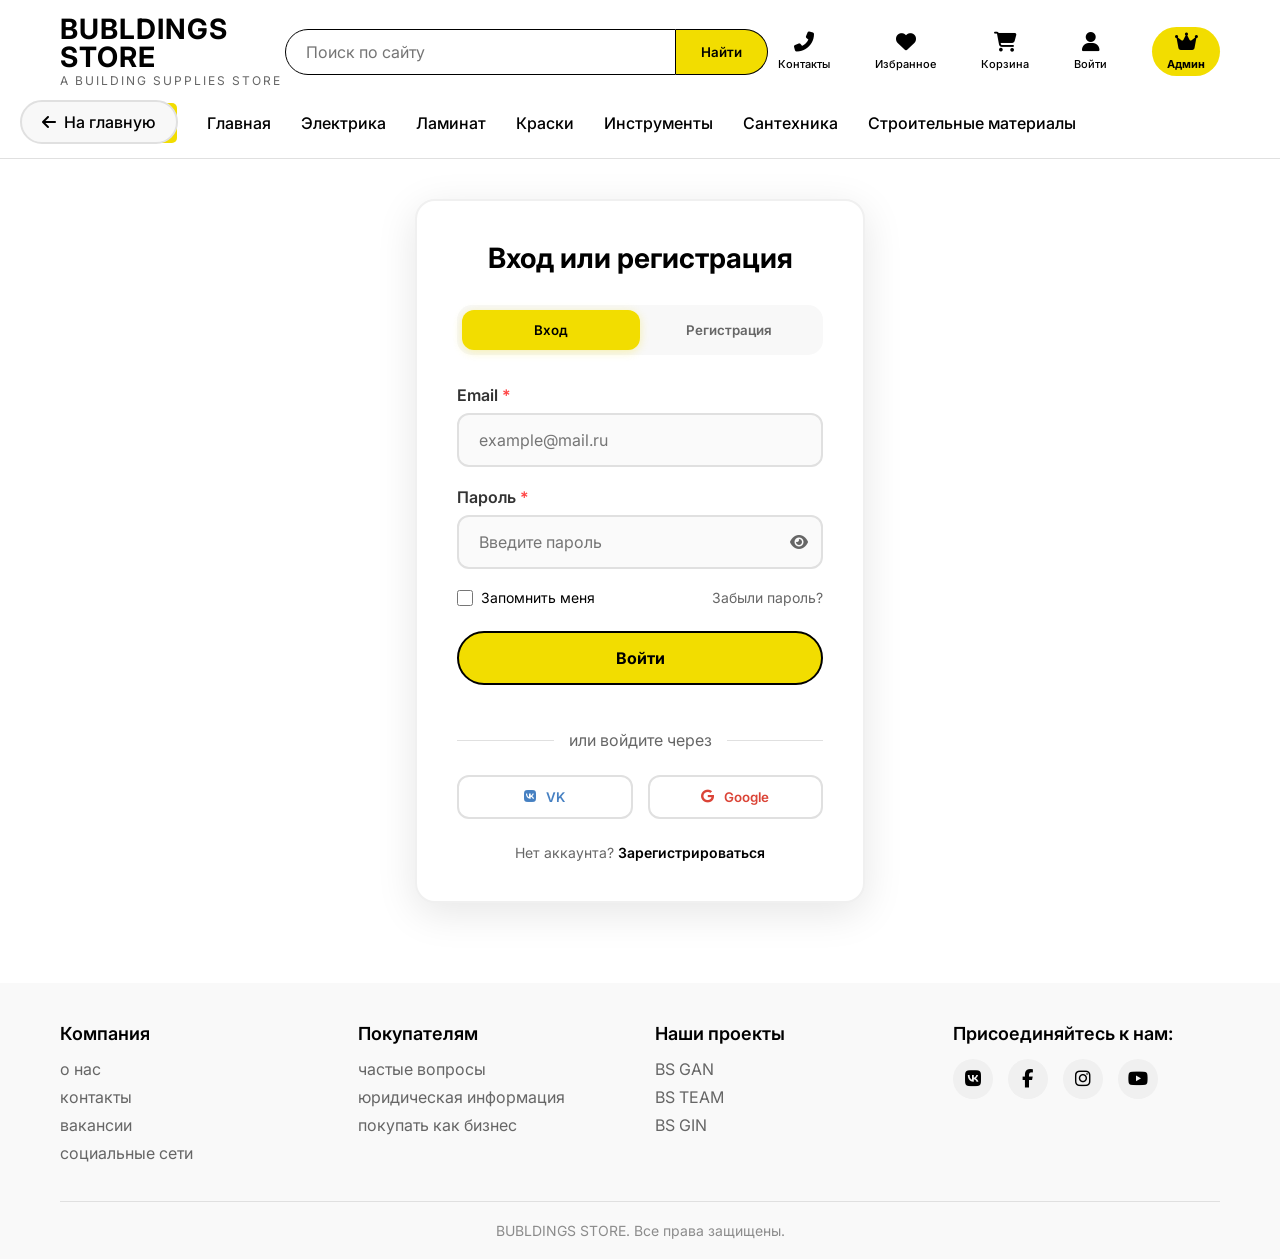
<file: auth.html>
<!DOCTYPE html>
<html lang="ru">

<head>
    <meta charset="UTF-8">
    <meta name="viewport" content="width=device-width, initial-scale=1.0">
    <title>Вход или регистрация - BUBLDINGS STORE</title>
    <link href="https://fonts.googleapis.com/css?family=Inter&display=swap" rel="stylesheet">
    <link rel="stylesheet" href="https://cdnjs.cloudflare.com/ajax/libs/font-awesome/6.4.0/css/all.min.css">
    <link rel="stylesheet" href="styles.css">
    <style>
        .auth-page {
            padding: 40px 0;
            min-height: 70vh;
            display: flex;
            align-items: center;
            justify-content: center;
        }

        .back-button {
            position: absolute;
            top: 100px;
            left: 20px;
        }

        .back-link {
            display: inline-flex;
            align-items: center;
            gap: 8px;
            padding: 10px 20px;
            background-color: #f8f8f8;
            border: 2px solid #e0e0e0;
            border-radius: 50px;
            text-decoration: none;
            color: #000;
            font-weight: 500;
            transition: all 0.3s ease;
        }

        .back-link:hover {
            background-color: #F2DD00;
            border-color: #F2DD00;
            transform: translateX(-5px);
        }

        .auth-container {
            background: #fff;
            border-radius: 20px;
            padding: 40px;
            box-shadow: 0 10px 40px rgba(0, 0, 0, 0.1);
            border: 2px solid #f0f0f0;
            width: 100%;
            max-width: 450px;
            position: relative;
        }

        .auth-title {
            font-size: 28px;
            font-weight: bold;
            text-align: center;
            margin-bottom: 30px;
            color: #000;
        }

        .auth-tabs {
            display: flex;
            margin-bottom: 30px;
            background: #f8f8f8;
            border-radius: 15px;
            padding: 5px;
        }

        .auth-tab {
            flex: 1;
            padding: 12px;
            text-align: center;
            background: none;
            border: none;
            border-radius: 12px;
            font-weight: 600;
            cursor: pointer;
            transition: all 0.3s ease;
            color: #666;
        }

        .auth-tab.active {
            background: #F2DD00;
            color: #000;
            box-shadow: 0 2px 10px rgba(242, 221, 0, 0.3);
        }

        .auth-form {
            display: none;
        }

        .auth-form.active {
            display: block;
        }

        .form-group {
            margin-bottom: 20px;
        }

        .form-label {
            display: block;
            margin-bottom: 8px;
            font-weight: 600;
            color: #333;
        }

        .form-label .required {
            color: #ff4444;
        }

        .form-input {
            width: 100%;
            padding: 15px 20px;
            border: 2px solid #e0e0e0;
            border-radius: 12px;
            font-size: 16px;
            font-family: 'Inter', sans-serif;
            transition: all 0.3s ease;
            background: #fafafa;
        }

        .form-input:focus {
            outline: none;
            border-color: #F2DD00;
            background: #fff;
            box-shadow: 0 0 0 3px rgba(242, 221, 0, 0.1);
        }

        .password-input {
            position: relative;
        }

        .toggle-password {
            position: absolute;
            right: 15px;
            top: 50%;
            transform: translateY(-50%);
            background: none;
            border: none;
            color: #666;
            cursor: pointer;
            font-size: 16px;
        }

        .form-options {
            display: flex;
            justify-content: space-between;
            align-items: center;
            margin-bottom: 25px;
            font-size: 14px;
        }

        .remember-me {
            display: flex;
            align-items: center;
            gap: 8px;
            cursor: pointer;
        }

        .remember-me input {
            width: 16px;
            height: 16px;
        }

        .forgot-password {
            color: #666;
            text-decoration: none;
            transition: color 0.3s;
        }

        .forgot-password:hover {
            color: #000;
        }

        .auth-button {
            width: 100%;
            background: #F2DD00;
            border: 2px solid #000;
            border-radius: 50px;
            padding: 15px;
            font-size: 16px;
            font-weight: bold;
            cursor: pointer;
            transition: all 0.3s;
            margin-bottom: 20px;
        }

        .auth-button:hover {
            background: #e6ce00;
            transform: translateY(-2px);
        }

        .auth-divider {
            text-align: center;
            margin: 25px 0;
            position: relative;
            color: #666;
        }

        .auth-divider:before {
            content: '';
            position: absolute;
            top: 50%;
            left: 0;
            right: 0;
            height: 1px;
            background: #e0e0e0;
        }

        .auth-divider span {
            background: #fff;
            padding: 0 15px;
            position: relative;
        }

        .social-auth {
            display: flex;
            gap: 15px;
            margin-bottom: 25px;
        }

        .social-btn {
            flex: 1;
            display: flex;
            align-items: center;
            justify-content: center;
            gap: 10px;
            padding: 12px;
            border: 2px solid #e0e0e0;
            border-radius: 12px;
            background: #fff;
            cursor: pointer;
            transition: all 0.3s;
            font-weight: 600;
        }

        .social-btn:hover {
            border-color: #F2DD00;
            transform: translateY(-2px);
        }

        .social-btn.vk {
            color: #4680C2;
        }

        .social-btn.google {
            color: #DB4437;
        }

        .auth-footer {
            text-align: center;
            color: #666;
            font-size: 14px;
        }

        .auth-footer a {
            color: #000;
            text-decoration: none;
            font-weight: 600;
        }

        .auth-footer a:hover {
            text-decoration: underline;
        }

        .error-message {
            background-color: #ff4444;
            color: white;
            padding: 12px;
            border-radius: 8px;
            margin-bottom: 20px;
            display: none;
            text-align: center;
            font-weight: 500;
        }

        .error-message.show {
            display: block;
        }

        .success-message {
            background-color: #4CAF50;
            color: white;
            padding: 12px;
            border-radius: 8px;
            margin-bottom: 20px;
            display: none;
            text-align: center;
            font-weight: 500;
        }

        .success-message.show {
            display: block;
        }

        @media (max-width: 768px) {
            .auth-container {
                padding: 30px 25px;
                margin: 20px;
            }

            .back-button {
                position: relative;
                top: auto;
                left: auto;
                margin-bottom: 20px;
            }

            .social-auth {
                flex-direction: column;
            }
        }

        @media (max-width: 480px) {
            .auth-container {
                padding: 25px 20px;
            }

            .auth-title {
                font-size: 24px;
            }

            .form-options {
                flex-direction: column;
                gap: 15px;
                align-items: flex-start;
            }
        }
    </style>
</head>

<body>
    <header>
        <div class="container">
            <div class="header-top">
                <div class="logo">
                    <div class="logo-main">BUBLDINGS STORE</div>
                    <div class="logo-sub">A BUILDING SUPPLIES STORE</div>
                </div>
                <div class="search-container">
                    <input type="text" class="search-input" placeholder="Поиск по сайту">
                    <button class="search-button">Найти</button>
                </div>
                <div class="header-actions">
                    <div class="action-item">
                        <a href="contacts.html"
                            style="text-decoration: none; color: inherit; display: flex; flex-direction: column; align-items: center;">
                            <i class="fas fa-phone-alt"></i>
                            <span class="action-text">Контакты</span>
                        </a>
                    </div>
                    <div class="action-item">
                        <a href="wishlist.html"
                            style="text-decoration: none; color: inherit; display: flex; flex-direction: column; align-items: center;">
                            <i class="fas fa-heart"></i>
                            <span class="action-text">Избранное</span>
                        </a>
                    </div>
                    <div class="action-item">
                        <a href="cart.html"
                            style="text-decoration: none; color: inherit; display: flex; flex-direction: column; align-items: center;">
                            <i class="fas fa-shopping-cart"></i>
                            <span class="action-text">Корзина</span>
                        </a>
                    </div>
                    <div class="action-item">
                        <a href="profile.html"
                            style="text-decoration: none; color: inherit; display: flex; flex-direction: column; align-items: center;"
                            id="profile-link">
                            <i class="fas fa-user"></i>
                            <span class="action-text" id="user-status-text">Войти</span>
                        </a>
                    </div>
                    <div class="action-item admin-button">
                        <a href="admin-login.html"
                            style="text-decoration: none; color: inherit; display: flex; flex-direction: column; align-items: center;">
                            <i class="fas fa-crown"></i>
                            <span class="action-text">Админ</span>
                        </a>
                    </div>
                </div>
            </div>
            <nav>
                <ul class="nav-menu">
                    <li><a href="catalog.html" class="catalog-link"><span class="catalog-icon">三</span>Каталог</a></li>
                    <li><a href="index.html">Главная</a></li>
                    <li><a href="#">Электрика</a></li>
                    <li><a href="#">Ламинат</a></li>
                    <li><a href="#">Краски</a></li>
                    <li><a href="#">Инструменты</a></li>
                    <li><a href="#">Сантехника</a></li>
                    <li><a href="#">Строительные материалы</a></li>
                </ul>
            </nav>
        </div>
    </header>

    <main class="container auth-page">
        <div class="back-button">
            <a href="index.html" class="back-link">
                <i class="fas fa-arrow-left"></i>
                На главную
            </a>
        </div>

        <div class="auth-container">
            <h1 class="auth-title">Вход или регистрация</h1>

            <div id="error-message" class="error-message"></div>
            <div id="success-message" class="success-message"></div>

            <div class="auth-tabs">
                <button class="auth-tab active" data-tab="login">Вход</button>
                <button class="auth-tab" data-tab="register">Регистрация</button>
            </div>

            <!-- Login Form -->
            <form class="auth-form active" id="login-form">
                <div class="form-group">
                    <label class="form-label">Email <span class="required">*</span></label>
                    <input type="email" class="form-input" id="login-email" placeholder="example@mail.ru" required>
                </div>

                <div class="form-group">
                    <label class="form-label">Пароль <span class="required">*</span></label>
                    <div class="password-input">
                        <input type="password" class="form-input" id="login-password" placeholder="Введите пароль"
                            required>
                        <button type="button" class="toggle-password">
                            <i class="fas fa-eye"></i>
                        </button>
                    </div>
                </div>

                <div class="form-options">
                    <label class="remember-me">
                        <input type="checkbox" id="remember-me">
                        Запомнить меня
                    </label>
                    <a href="#" class="forgot-password" id="forgot-password">Забыли пароль?</a>
                </div>

                <button type="submit" class="auth-button">Войти</button>

                <div class="auth-divider">
                    <span>или войдите через</span>
                </div>

                <div class="social-auth">
                    <button type="button" class="social-btn vk">
                        <i class="fab fa-vk"></i>
                        VK
                    </button>
                    <button type="button" class="social-btn google">
                        <i class="fab fa-google"></i>
                        Google
                    </button>
                </div>

                <div class="auth-footer">
                    Нет аккаунта? <a href="#" class="switch-to-register">Зарегистрироваться</a>
                </div>
            </form>

            <!-- Register Form -->
            <form class="auth-form" id="register-form">
                <div class="form-group">
                    <label class="form-label">Имя <span class="required">*</span></label>
                    <input type="text" class="form-input" id="reg-name" placeholder="Иван" required>
                </div>

                <div class="form-group">
                    <label class="form-label">Телефон <span class="required">*</span></label>
                    <input type="tel" class="form-input" id="reg-phone" placeholder="+7 (___) ___-__-__" required>
                </div>

                <div class="form-group">
                    <label class="form-label">Email <span class="required">*</span></label>
                    <input type="email" class="form-input" id="reg-email" placeholder="example@mail.ru" required>
                </div>

                <div class="form-group">
                    <label class="form-label">Пароль <span class="required">*</span></label>
                    <div class="password-input">
                        <input type="password" class="form-input" id="reg-password" placeholder="Придумайте пароль"
                            required>
                        <button type="button" class="toggle-password">
                            <i class="fas fa-eye"></i>
                        </button>
                    </div>
                </div>

                <div class="form-group">
                    <label class="form-label">Повторите пароль <span class="required">*</span></label>
                    <div class="password-input">
                        <input type="password" class="form-input" id="reg-password-confirm"
                            placeholder="Повторите пароль" required>
                        <button type="button" class="toggle-password">
                            <i class="fas fa-eye"></i>
                        </button>
                    </div>
                </div>

                <button type="submit" class="auth-button">Зарегистрироваться</button>

                <div class="auth-divider">
                    <span>или зарегистрируйтесь через</span>
                </div>

                <div class="social-auth">
                    <button type="button" class="social-btn vk">
                        <i class="fab fa-vk"></i>
                        VK
                    </button>
                    <button type="button" class="social-btn google">
                        <i class="fab fa-google"></i>
                        Google
                    </button>
                </div>

                <div class="auth-footer">
                    Уже есть аккаунт? <a href="#" class="switch-to-login">Войти</a>
                </div>
            </form>
        </div>
    </main>

    <footer>
        <div class="container">
            <div class="footer-content">
                <div class="footer-column">
                    <h3>Компания</h3>
                    <ul>
                        <li><a href="contacts.html" style="text-decoration: none; color: inherit;">о нас</a></li>
                        <li><a href="contacts.html" style="text-decoration: none; color: inherit;">контакты</a></li>
                        <li>вакансии</li>
                        <li>социальные сети</li>
                    </ul>
                </div>
                <div class="footer-column">
                    <h3>Покупателям</h3>
                    <ul>
                        <li>частые вопросы</li>
                        <li>юридическая информация</li>
                        <li>покупать как бизнес</li>
                    </ul>
                </div>
                <div class="footer-column">
                    <h3>Наши проекты</h3>
                    <ul>
                        <li>BS GAN</li>
                        <li>BS TEAM</li>
                        <li>BS GIN</li>
                    </ul>
                </div>
                <div class="footer-column">
                    <h3>Присоединяйтесь к нам:</h3>
                    <div class="social-links">
                        <div class="social-icon"><i class="fab fa-vk"></i></div>
                        <div class="social-icon"><i class="fab fa-facebook-f"></i></div>
                        <div class="social-icon"><i class="fab fa-instagram"></i></div>
                        <div class="social-icon"><i class="fab fa-youtube"></i></div>
                    </div>
                </div>
            </div>
            <div class="copyright">
                <p>BUBLDINGS STORE. Все права защищены.</p>
            </div>
        </div>
    </footer>

    <script>
        // Функции для работы с пользователями
        function getUsers() {
            const users = localStorage.getItem('users');
            return users ? JSON.parse(users) : [];
        }

        function saveUsers(users) {
            localStorage.setItem('users', JSON.stringify(users));
        }

        function getCurrentUser() {
            const user = localStorage.getItem('currentUser');
            return user ? JSON.parse(user) : null;
        }

        function setCurrentUser(user) {
            localStorage.setItem('currentUser', JSON.stringify(user));
        }

        function logout() {
            localStorage.removeItem('currentUser');
            updateUserStatusInHeader();
            showMessage('Вы вышли из системы', 'success');
            setTimeout(() => {
                window.location.href = 'index.html';
            }, 1500);
        }

        function updateUserStatusInHeader() {
            const currentUser = getCurrentUser();
            const userStatusText = document.getElementById('user-status-text');
            const profileLink = document.getElementById('profile-link');

            if (userStatusText) {
                if (currentUser) {
                    userStatusText.textContent = currentUser.name || 'Профиль';
                    if (profileLink) {
                        profileLink.href = 'profile.html';
                    }
                } else {
                    userStatusText.textContent = 'Войти';
                    if (profileLink) {
                        profileLink.href = 'auth.html';
                    }
                }
            }
        }

        function formatPhone(e) {
            let value = e.target.value.replace(/\D/g, '');
            if (value.startsWith('7') || value.startsWith('8')) {
                value = value.substring(1);
            }
            let formatted = '+7 (';
            if (value.length > 0) formatted += value.substring(0, 3);
            if (value.length >= 4) formatted += ') ' + value.substring(3, 6);
            if (value.length >= 7) formatted += '-' + value.substring(6, 8);
            if (value.length >= 9) formatted += '-' + value.substring(8, 10);
            e.target.value = formatted;
        }

        function showMessage(message, type) {
            const errorDiv = document.getElementById('error-message');
            const successDiv = document.getElementById('success-message');

            if (type === 'error') {
                errorDiv.textContent = message;
                errorDiv.classList.add('show');
                setTimeout(() => {
                    errorDiv.classList.remove('show');
                }, 3000);
            } else {
                successDiv.textContent = message;
                successDiv.classList.add('show');
                setTimeout(() => {
                    successDiv.classList.remove('show');
                }, 3000);
            }
        }

        function validateEmail(email) {
            const re = /^[^\s@]+@[^\s@]+\.[^\s@]+$/;
            return re.test(email);
        }

        function validatePhone(phone) {
            const digits = phone.replace(/\D/g, '');
            return digits.length === 11;
        }

        // Регистрация пользователя
        function registerUser(event) {
            event.preventDefault();

            const name = document.getElementById('reg-name').value.trim();
            const phone = document.getElementById('reg-phone').value.trim();
            const email = document.getElementById('reg-email').value.trim();
            const password = document.getElementById('reg-password').value;
            const passwordConfirm = document.getElementById('reg-password-confirm').value;

            if (!name) {
                showMessage('Пожалуйста, введите ваше имя', 'error');
                return;
            }

            if (!validatePhone(phone)) {
                showMessage('Пожалуйста, введите корректный номер телефона (11 цифр)', 'error');
                return;
            }

            if (!validateEmail(email)) {
                showMessage('Пожалуйста, введите корректный email', 'error');
                return;
            }

            if (password.length < 4) {
                showMessage('Пароль должен содержать минимум 4 символа', 'error');
                return;
            }

            if (password !== passwordConfirm) {
                showMessage('Пароли не совпадают', 'error');
                return;
            }

            const users = getUsers();
            const existingUser = users.find(u => u.email === email);

            if (existingUser) {
                showMessage('Пользователь с таким email уже существует', 'error');
                return;
            }

            const newUser = {
                id: Date.now().toString(),
                name: name,
                phone: phone,
                email: email,
                password: password,
                createdAt: new Date().toISOString(),
                orders: [],
                cardData: null
            };

            users.push(newUser);
            saveUsers(users);

            setCurrentUser({
                id: newUser.id,
                name: newUser.name,
                email: newUser.email,
                phone: newUser.phone
            });

            updateUserStatusInHeader();
            showMessage('Регистрация прошла успешно! Добро пожаловать!', 'success');

            setTimeout(() => {
                window.location.href = 'profile.html';
            }, 1500);
        }

        // Вход пользователя
        function loginUser(event) {
            event.preventDefault();

            const email = document.getElementById('login-email').value.trim();
            const password = document.getElementById('login-password').value;
            const rememberMe = document.getElementById('remember-me').checked;

            if (!validateEmail(email)) {
                showMessage('Пожалуйста, введите корректный email', 'error');
                return;
            }

            if (!password) {
                showMessage('Пожалуйста, введите пароль', 'error');
                return;
            }

            if (email === 'admin@bubldings.ru' && password === 'admin123') {
                setCurrentUser({
                    id: 'admin',
                    name: 'Администратор',
                    email: email,
                    isAdmin: true
                });
                updateUserStatusInHeader();
                showMessage('Вход выполнен как администратор!', 'success');
                setTimeout(() => {
                    window.location.href = 'admin.html';
                }, 1000);
                return;
            }

            const users = getUsers();
            const user = users.find(u => u.email === email && u.password === password);

            if (user) {
                setCurrentUser({
                    id: user.id,
                    name: user.name,
                    email: user.email,
                    phone: user.phone
                });

                if (rememberMe) {
                    localStorage.setItem('rememberedUser', JSON.stringify({ email: email }));
                } else {
                    localStorage.removeItem('rememberedUser');
                }

                updateUserStatusInHeader();
                showMessage(`Добро пожаловать, ${user.name}!`, 'success');

                setTimeout(() => {
                    window.location.href = 'profile.html';
                }, 1000);
            } else {
                showMessage('Неверный email или пароль', 'error');
            }
        }

        // Восстановление пароля
        function resetPassword() {
            const email = prompt('Введите ваш email для восстановления пароля:');
            if (!email) return;

            if (!validateEmail(email)) {
                showMessage('Пожалуйста, введите корректный email', 'error');
                return;
            }

            const users = getUsers();
            const user = users.find(u => u.email === email);

            if (user) {
                const newPassword = prompt('Введите новый пароль (минимум 4 символа):');
                if (newPassword && newPassword.length >= 4) {
                    user.password = newPassword;
                    saveUsers(users);
                    showMessage('Пароль успешно изменен! Теперь вы можете войти.', 'success');
                } else if (newPassword) {
                    showMessage('Пароль должен содержать минимум 4 символа', 'error');
                }
            } else {
                showMessage('Пользователь с таким email не найден', 'error');
            }
        }

        function loadRememberedUser() {
            const remembered = localStorage.getItem('rememberedUser');
            if (remembered) {
                const { email } = JSON.parse(remembered);
                const loginEmail = document.getElementById('login-email');
                if (loginEmail) {
                    loginEmail.value = email;
                }
                const rememberCheckbox = document.getElementById('remember-me');
                if (rememberCheckbox) {
                    rememberCheckbox.checked = true;
                }
            }
        }

        // Tab functionality
        document.querySelectorAll('.auth-tab').forEach(tab => {
            tab.addEventListener('click', () => {
                document.querySelectorAll('.auth-tab').forEach(t => t.classList.remove('active'));
                document.querySelectorAll('.auth-form').forEach(f => f.classList.remove('active'));
                tab.classList.add('active');
                document.getElementById(tab.dataset.tab + '-form').classList.add('active');
            });
        });

        document.querySelector('.switch-to-register')?.addEventListener('click', (e) => {
            e.preventDefault();
            document.querySelector('.auth-tab[data-tab="register"]').click();
        });

        document.querySelector('.switch-to-login')?.addEventListener('click', (e) => {
            e.preventDefault();
            document.querySelector('.auth-tab[data-tab="login"]').click();
        });

        document.querySelectorAll('.toggle-password').forEach(button => {
            button.addEventListener('click', function () {
                const input = this.previousElementSibling;
                const icon = this.querySelector('i');

                if (input.type === 'password') {
                    input.type = 'text';
                    icon.classList.remove('fa-eye');
                    icon.classList.add('fa-eye-slash');
                } else {
                    input.type = 'password';
                    icon.classList.remove('fa-eye-slash');
                    icon.classList.add('fa-eye');
                }
            });
        });

        const phoneInput = document.getElementById('reg-phone');
        if (phoneInput) {
            phoneInput.addEventListener('input', formatPhone);
        }

        document.getElementById('forgot-password')?.addEventListener('click', (e) => {
            e.preventDefault();
            resetPassword();
        });

        document.getElementById('register-form').addEventListener('submit', registerUser);
        document.getElementById('login-form').addEventListener('submit', loginUser);

        const currentUser = getCurrentUser();
        if (currentUser && window.location.pathname.includes('auth.html')) {
            setTimeout(() => {
                window.location.href = 'profile.html';
            }, 1000);
        }

        loadRememberedUser();
        updateUserStatusInHeader();

        window.logout = logout;
    </script>
</body>

</html>
</file>
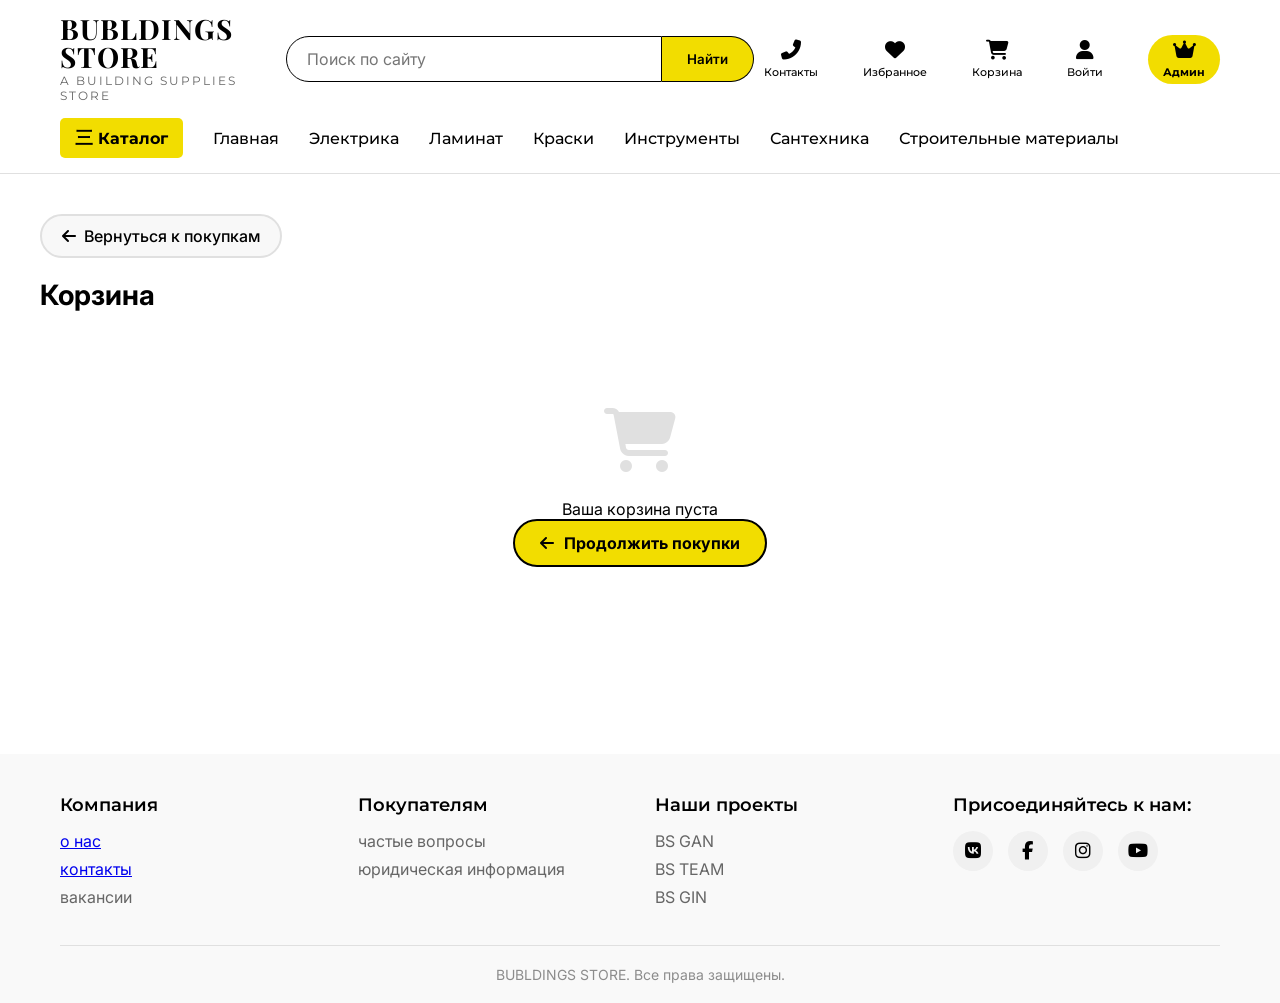
<file: cart.html>
<!DOCTYPE html>
<html lang="ru">

<head>
    <meta charset="UTF-8">
    <meta name="viewport" content="width=device-width, initial-scale=1.0">
    <title>Корзина - BUBLDINGS STORE</title>
    <link href="https://fonts.googleapis.com/css?family=Inter&display=swap" rel="stylesheet">
    <!-- Подключение красивых шрифтов -->
    <link
        href="https://fonts.googleapis.com/css2?family=Inter:wght@300;400;500;600;700;800&family=Montserrat:wght@300;400;500;600;700;800&family=Playfair+Display:wght@400;500;600;700&display=swap"
        rel="stylesheet">
    <link rel="stylesheet" href="https://cdnjs.cloudflare.com/ajax/libs/font-awesome/6.4.0/css/all.min.css">
    <link rel="stylesheet" href="styles.css">
    <style>
        .cart-page {
            padding: 40px 0;
            min-height: 60vh;
        }

        .back-button {
            margin-bottom: 20px;
        }

        .back-link {
            display: inline-flex;
            align-items: center;
            gap: 8px;
            padding: 10px 20px;
            background-color: #f8f8f8;
            border: 2px solid #e0e0e0;
            border-radius: 50px;
            text-decoration: none;
            color: #000;
            font-weight: 500;
            transition: all 0.3s ease;
        }

        .back-link:hover {
            background-color: #F2DD00;
            border-color: #F2DD00;
            transform: translateX(-5px);
        }

        .cart-container {
            display: grid;
            grid-template-columns: 2fr 1fr;
            gap: 40px;
            margin-top: 20px;
        }

        .cart-items {
            background: #fff;
            border-radius: 15px;
            padding: 30px;
            box-shadow: 0 4px 20px rgba(0, 0, 0, 0.08);
            border: 2px solid #f0f0f0;
        }

        .cart-summary {
            background: #fff;
            border-radius: 15px;
            padding: 30px;
            box-shadow: 0 4px 20px rgba(0, 0, 0, 0.08);
            border: 2px solid #f0f0f0;
            height: fit-content;
            position: sticky;
            top: 20px;
        }

        .cart-title {
            font-size: 28px;
            font-weight: bold;
            margin-bottom: 30px;
            color: #000;
        }

        .cart-item {
            display: flex;
            gap: 20px;
            padding: 20px 0;
            border-bottom: 1px solid #e0e0e0;
        }

        .cart-item:last-child {
            border-bottom: none;
        }

        .item-image {
            width: 120px;
            height: 120px;
            background-color: #f5f5f5;
            border-radius: 10px;
            display: flex;
            align-items: center;
            justify-content: center;
            border: 2px solid #e0e0e0;
            flex-shrink: 0;
            overflow: hidden;
        }

        .item-image img {
            width: 100%;
            height: 100%;
            object-fit: cover;
            display: block;
        }

        .item-details {
            flex-grow: 1;
        }

        .item-name {
            font-size: 18px;
            font-weight: bold;
            margin-bottom: 10px;
            color: #000;
        }

        .item-price {
            font-size: 20px;
            font-weight: bold;
            color: #EDD653;
            margin-bottom: 15px;
        }

        .item-controls {
            display: flex;
            align-items: center;
            gap: 15px;
            flex-wrap: wrap;
        }

        .quantity-controls {
            display: flex;
            align-items: center;
            gap: 10px;
            background: #f8f8f8;
            border-radius: 25px;
            padding: 5px 15px;
            border: 2px solid #e0e0e0;
        }

        .quantity-btn {
            background: none;
            border: none;
            font-size: 18px;
            cursor: pointer;
            width: 30px;
            height: 30px;
            display: flex;
            align-items: center;
            justify-content: center;
            border-radius: 50%;
            transition: all 0.3s;
        }

        .quantity-btn:hover {
            background: #F2DD00;
        }

        .quantity {
            font-weight: bold;
            min-width: 30px;
            text-align: center;
        }

        .remove-btn {
            background: none;
            border: 2px solid #ff4444;
            color: #ff4444;
            border-radius: 25px;
            padding: 8px 15px;
            cursor: pointer;
            font-weight: bold;
            transition: all 0.3s;
            display: flex;
            align-items: center;
            gap: 5px;
        }

        .remove-btn:hover {
            background: #ff4444;
            color: white;
        }

        .summary-title {
            font-size: 22px;
            font-weight: bold;
            margin-bottom: 20px;
            color: #000;
        }

        .summary-row {
            display: flex;
            justify-content: space-between;
            margin-bottom: 15px;
            padding-bottom: 15px;
            border-bottom: 1px solid #e0e0e0;
        }

        .total-row {
            font-size: 20px;
            font-weight: bold;
            color: #EDD653;
        }

        .order-btn {
            width: 100%;
            background: #F2DD00;
            border: 2px solid #000;
            border-radius: 50px;
            padding: 15px;
            font-size: 18px;
            font-weight: bold;
            cursor: pointer;
            transition: all 0.3s;
            margin-top: 20px;
        }

        .order-btn:hover {
            background: #e6ce00;
            transform: translateY(-2px);
        }

        .empty-cart {
            text-align: center;
            padding: 60px 20px;
        }

        .empty-cart-icon {
            font-size: 64px;
            color: #e0e0e0;
            margin-bottom: 20px;
        }

        .continue-shopping {
            display: inline-flex;
            align-items: center;
            gap: 10px;
            padding: 12px 25px;
            background: #F2DD00;
            border: 2px solid #000;
            border-radius: 50px;
            text-decoration: none;
            color: #000;
            font-weight: bold;
        }

        .login-prompt {
            background: #fff3cd;
            border: 1px solid #ffeeba;
            border-radius: 10px;
            padding: 20px;
            margin-bottom: 20px;
            text-align: center;
        }

        .login-prompt a {
            color: #F2DD00;
            font-weight: bold;
            text-decoration: none;
        }

        .login-prompt a:hover {
            text-decoration: underline;
        }

        @media (max-width: 768px) {
            .cart-container {
                grid-template-columns: 1fr;
            }

            .cart-item {
                flex-direction: column;
                text-align: center;
            }

            .item-controls {
                justify-content: center;
            }
        }
    </style>
</head>

<body>
    <header>
        <div class="container">
            <div class="header-top">
                <div class="logo">
                    <div class="logo-main">BUBLDINGS STORE</div>
                    <div class="logo-sub">A BUILDING SUPPLIES STORE</div>
                </div>
                <div class="search-container">
                    <input type="text" class="search-input" id="search-input" placeholder="Поиск по сайту">
                    <button class="search-button" id="search-button">Найти</button>
                </div>
                <div class="header-actions">
                    <div class="action-item">
                        <a href="contacts.html"
                            style="text-decoration: none; color: inherit; display: flex; flex-direction: column; align-items: center;">
                            <i class="fas fa-phone-alt"></i>
                            <span class="action-text">Контакты</span>
                        </a>
                    </div>
                    <div class="action-item">
                        <a href="wishlist.html"
                            style="text-decoration: none; color: inherit; display: flex; flex-direction: column; align-items: center;">
                            <i class="fas fa-heart"></i>
                            <span class="action-text">Избранное</span>
                        </a>
                    </div>
                    <div class="action-item">
                        <a href="cart.html"
                            style="text-decoration: none; color: inherit; display: flex; flex-direction: column; align-items: center; position: relative;">
                            <i class="fas fa-shopping-cart"></i>
                            <span class="action-text">Корзина</span>
                            <span class="cart-counter" id="cart-counter-header"
                                style="position:absolute;top:-5px;right:-5px;background:#ff4444;color:white;border-radius:50%;width:18px;height:18px;font-size:12px;display:none;align-items:center;justify-content:center;font-weight:bold;"></span>
                        </a>
                    </div>
                    <div class="action-item">
                        <a href="profile.html"
                            style="text-decoration: none; color: inherit; display: flex; flex-direction: column; align-items: center;">
                            <i class="fas fa-user"></i>
                            <span class="action-text" id="user-status-text">Войти</span>
                        </a>
                    </div>
                    <div class="action-item admin-button">
                        <a href="admin-login.html"
                            style="text-decoration: none; color: inherit; display: flex; flex-direction: column; align-items: center;">
                            <i class="fas fa-crown"></i>
                            <span class="action-text">Админ</span>
                        </a>
                    </div>
                </div>
            </div>
            <nav>
                <ul class="nav-menu">
                    <li><a href="catalog.html" class="catalog-link"><span class="catalog-icon">三</span>Каталог</a></li>
                    <li><a href="index.html">Главная</a></li>
                    <li><a href="#" class="category-filter" data-category="Электрика">Электрика</a></li>
                    <li><a href="#" class="category-filter" data-category="Ламинат">Ламинат</a></li>
                    <li><a href="#" class="category-filter" data-category="Краски">Краски</a></li>
                    <li><a href="#" class="category-filter" data-category="Инструменты">Инструменты</a></li>
                    <li><a href="#" class="category-filter" data-category="Сантехника">Сантехника</a></li>
                    <li><a href="#" class="category-filter" data-category="Строительные материалы">Строительные
                            материалы</a></li>
                </ul>
            </nav>
        </div>
    </header>

    <main class="container cart-page">
        <div class="back-button">
            <a href="index.html" class="back-link"><i class="fas fa-arrow-left"></i> Вернуться к покупкам</a>
        </div>
        <h1 class="cart-title">Корзина</h1>
        <div id="cart-content"></div>
    </main>

    <footer>
        <div class="container">
            <div class="footer-content">
                <div class="footer-column">
                    <h3>Компания</h3>
                    <ul>
                        <li><a href="contacts.html">о нас</a></li>
                        <li><a href="contacts.html">контакты</a></li>
                        <li>вакансии</li>
                    </ul>
                </div>
                <div class="footer-column">
                    <h3>Покупателям</h3>
                    <ul>
                        <li>частые вопросы</li>
                        <li>юридическая информация</li>
                    </ul>
                </div>
                <div class="footer-column">
                    <h3>Наши проекты</h3>
                    <ul>
                        <li>BS GAN</li>
                        <li>BS TEAM</li>
                        <li>BS GIN</li>
                    </ul>
                </div>
                <div class="footer-column">
                    <h3>Присоединяйтесь к нам:</h3>
                    <div class="social-links">
                        <div class="social-icon"><i class="fab fa-vk"></i></div>
                        <div class="social-icon"><i class="fab fa-facebook-f"></i></div>
                        <div class="social-icon"><i class="fab fa-instagram"></i></div>
                        <div class="social-icon"><i class="fab fa-youtube"></i></div>
                    </div>
                </div>
            </div>
            <div class="copyright">
                <p>BUBLDINGS STORE. Все права защищены.</p>
            </div>
        </div>
    </footer>

    <script>
        // ==================== ФУНКЦИИ ДЛЯ РАБОТЫ С ПОЛЬЗОВАТЕЛЯМИ ====================

        function getCurrentUser() {
            const user = localStorage.getItem('currentUser');
            return user ? JSON.parse(user) : null;
        }

        function isUserLoggedIn() {
            return getCurrentUser() !== null;
        }

        function updateUserStatusInHeader() {
            const currentUser = getCurrentUser();
            const userStatusText = document.getElementById('user-status-text');
            if (userStatusText) {
                if (currentUser) {
                    userStatusText.textContent = currentUser.name || 'Профиль';
                } else {
                    userStatusText.textContent = 'Войти';
                }
            }
        }

        // ==================== ФУНКЦИИ ДЛЯ РАБОТЫ С КОРЗИНОЙ ====================

        function getCartStorageKey() {
            const currentUser = getCurrentUser();
            if (currentUser && currentUser.id) {
                return `cart_${currentUser.id}`;
            }
            return 'cart_guest';
        }

        function getCart() {
            const key = getCartStorageKey();
            const cart = localStorage.getItem(key);
            return cart ? JSON.parse(cart) : [];
        }

        function saveCart(cart) {
            const key = getCartStorageKey();
            localStorage.setItem(key, JSON.stringify(cart));
            updateCartCounter();
            // Обновляем отображение
            updateCartDisplay();
        }

        function clearCart() {
            const key = getCartStorageKey();
            localStorage.removeItem(key);
            updateCartCounter();
        }

        // ==================== ВСПОМОГАТЕЛЬНЫЕ ФУНКЦИИ ====================

        function getProductImage(productId, productName, productImage) {
            if (productImage && productImage !== 'undefined' && productImage !== '') {
                return productImage;
            }
            return 'images/default-product.jpg';
        }

        function escapeHtml(text) {
            if (!text) return '';
            const div = document.createElement('div');
            div.textContent = text;
            return div.innerHTML;
        }

        // ==================== ОТОБРАЖЕНИЕ КОРЗИНЫ ====================

        function updateCartDisplay() {
            let cart = getCart();
            const cartContent = document.getElementById('cart-content');

            if (!cartContent) return;

            // Исправляем отсутствующие изображения
            let changed = false;
            cart.forEach(item => {
                if (!item.image || item.image === 'undefined') {
                    item.image = 'images/default-product.jpg';
                    changed = true;
                }
            });
            if (changed) {
                saveCart(cart);
            }

            if (cart.length === 0) {
                cartContent.innerHTML = `
                    <div class="empty-cart">
                        <div class="empty-cart-icon"><i class="fas fa-shopping-cart"></i></div>
                        <div class="empty-cart-text">Ваша корзина пуста</div>
                        <a href="index.html" class="continue-shopping"><i class="fas fa-arrow-left"></i> Продолжить покупки</a>
                    </div>
                `;
                return;
            }

            let itemsHTML = '';
            let total = 0;
            let totalItems = 0;

            cart.forEach(item => {
                const itemTotal = item.price * item.quantity;
                total += itemTotal;
                totalItems += item.quantity;
                const productImage = getProductImage(item.id, item.name, item.image);

                itemsHTML += `
                    <div class="cart-item">
                        <div class="item-image">
                            <img src="${productImage}" alt="${escapeHtml(item.name)}" onerror="this.src='images/default-product.jpg'" style="width:100%;height:100%;object-fit:cover;">
                        </div>
                        <div class="item-details">
                            <div class="item-name">${escapeHtml(item.name)}</div>
                            <div class="item-price">${item.price.toLocaleString()} руб/шт.</div>
                            <div class="item-controls">
                                <div class="quantity-controls">
                                    <button class="quantity-btn" data-id="${item.id}" data-change="-1"><i class="fas fa-minus"></i></button>
                                    <span class="quantity">${item.quantity}</span>
                                    <button class="quantity-btn" data-id="${item.id}" data-change="1"><i class="fas fa-plus"></i></button>
                                </div>
                                <button class="remove-btn" data-id="${item.id}"><i class="fas fa-trash"></i> Удалить</button>
                            </div>
                        </div>
                    </div>
                `;
            });

            const loginPrompt = !isUserLoggedIn() ? `
                <div class="login-prompt">
                    <i class="fas fa-info-circle"></i> 
                    <a href="auth.html">Войдите</a> или <a href="auth.html">зарегистрируйтесь</a>, 
                    чтобы сохранить корзину и продолжить покупки позже!
                </div>
            ` : '';

            cartContent.innerHTML = `
                ${loginPrompt}
                <div class="cart-container">
                    <div class="cart-items">${itemsHTML}</div>
                    <div class="cart-summary">
                        <h3 class="summary-title">Ваш заказ</h3>
                        <div class="summary-row">
                            <span class="summary-label">Товары, ${totalItems} шт</span>
                            <span class="summary-value">${total.toLocaleString()} руб</span>
                        </div>
                        <div class="summary-row total-row">
                            <span class="summary-label">Итого</span>
                            <span class="summary-value">${total.toLocaleString()} руб</span>
                        </div>
                        <button class="order-btn" id="checkout-btn"><i class="fas fa-shopping-bag"></i> Оформить заказ</button>
                    </div>
                </div>
            `;

            // Добавляем обработчики событий
            document.querySelectorAll('.quantity-btn').forEach(btn => {
                btn.removeEventListener('click', handleQuantityClick);
                btn.addEventListener('click', handleQuantityClick);
            });

            document.querySelectorAll('.remove-btn').forEach(btn => {
                btn.removeEventListener('click', handleRemoveClick);
                btn.addEventListener('click', handleRemoveClick);
            });

            const checkoutBtn = document.getElementById('checkout-btn');
            if (checkoutBtn) {
                checkoutBtn.removeEventListener('click', goToCheckout);
                checkoutBtn.addEventListener('click', goToCheckout);
            }
        }

        function handleQuantityClick(e) {
            const btn = e.currentTarget;
            const productId = btn.getAttribute('data-id');
            const change = parseInt(btn.getAttribute('data-change'));
            updateQuantity(productId, change);
        }

        function handleRemoveClick(e) {
            const btn = e.currentTarget;
            const productId = btn.getAttribute('data-id');
            removeFromCart(productId);
        }

        function updateQuantity(productId, change) {
            const cart = getCart();
            const itemIndex = cart.findIndex(item => item.id === productId);
            if (itemIndex !== -1) {
                const newQuantity = cart[itemIndex].quantity + change;
                if (newQuantity <= 0) {
                    cart.splice(itemIndex, 1);
                } else {
                    cart[itemIndex].quantity = newQuantity;
                }
                saveCart(cart);
            }
        }

        function removeFromCart(productId) {
            let cart = getCart();
            cart = cart.filter(item => item.id !== productId);
            saveCart(cart);
        }

        function goToCheckout() {
            const cart = getCart();
            if (cart.length === 0) {
                alert('Корзина пуста! Добавьте товары перед оформлением заказа.');
                return;
            }
            window.location.href = 'checkout.html';
        }

        function updateCartCounter() {
            const cart = getCart();
            const totalItems = cart.reduce((sum, item) => sum + (item.quantity || 1), 0);
            const counter = document.getElementById('cart-counter-header');
            if (counter) {
                counter.textContent = totalItems;
                counter.style.display = totalItems > 0 ? 'flex' : 'none';
            }
        }

        // ==================== ПОИСК ====================

        function setupSearch() {
            const searchInput = document.getElementById('search-input');
            const searchButton = document.getElementById('search-button');

            if (searchButton && searchInput) {
                searchButton.addEventListener('click', () => {
                    const query = searchInput.value.trim();
                    if (query) {
                        sessionStorage.setItem('searchQuery', query);
                        window.location.href = 'index.html';
                    }
                });

                searchInput.addEventListener('keypress', (e) => {
                    if (e.key === 'Enter') {
                        const query = searchInput.value.trim();
                        if (query) {
                            sessionStorage.setItem('searchQuery', query);
                            window.location.href = 'index.html';
                        }
                    }
                });
            }
        }

        // ==================== ИНИЦИАЛИЗАЦИЯ ====================

        document.addEventListener('DOMContentLoaded', () => {
            updateCartDisplay();
            updateUserStatusInHeader();
            setupSearch();
        });
    </script>
</body>

</html>
</file>
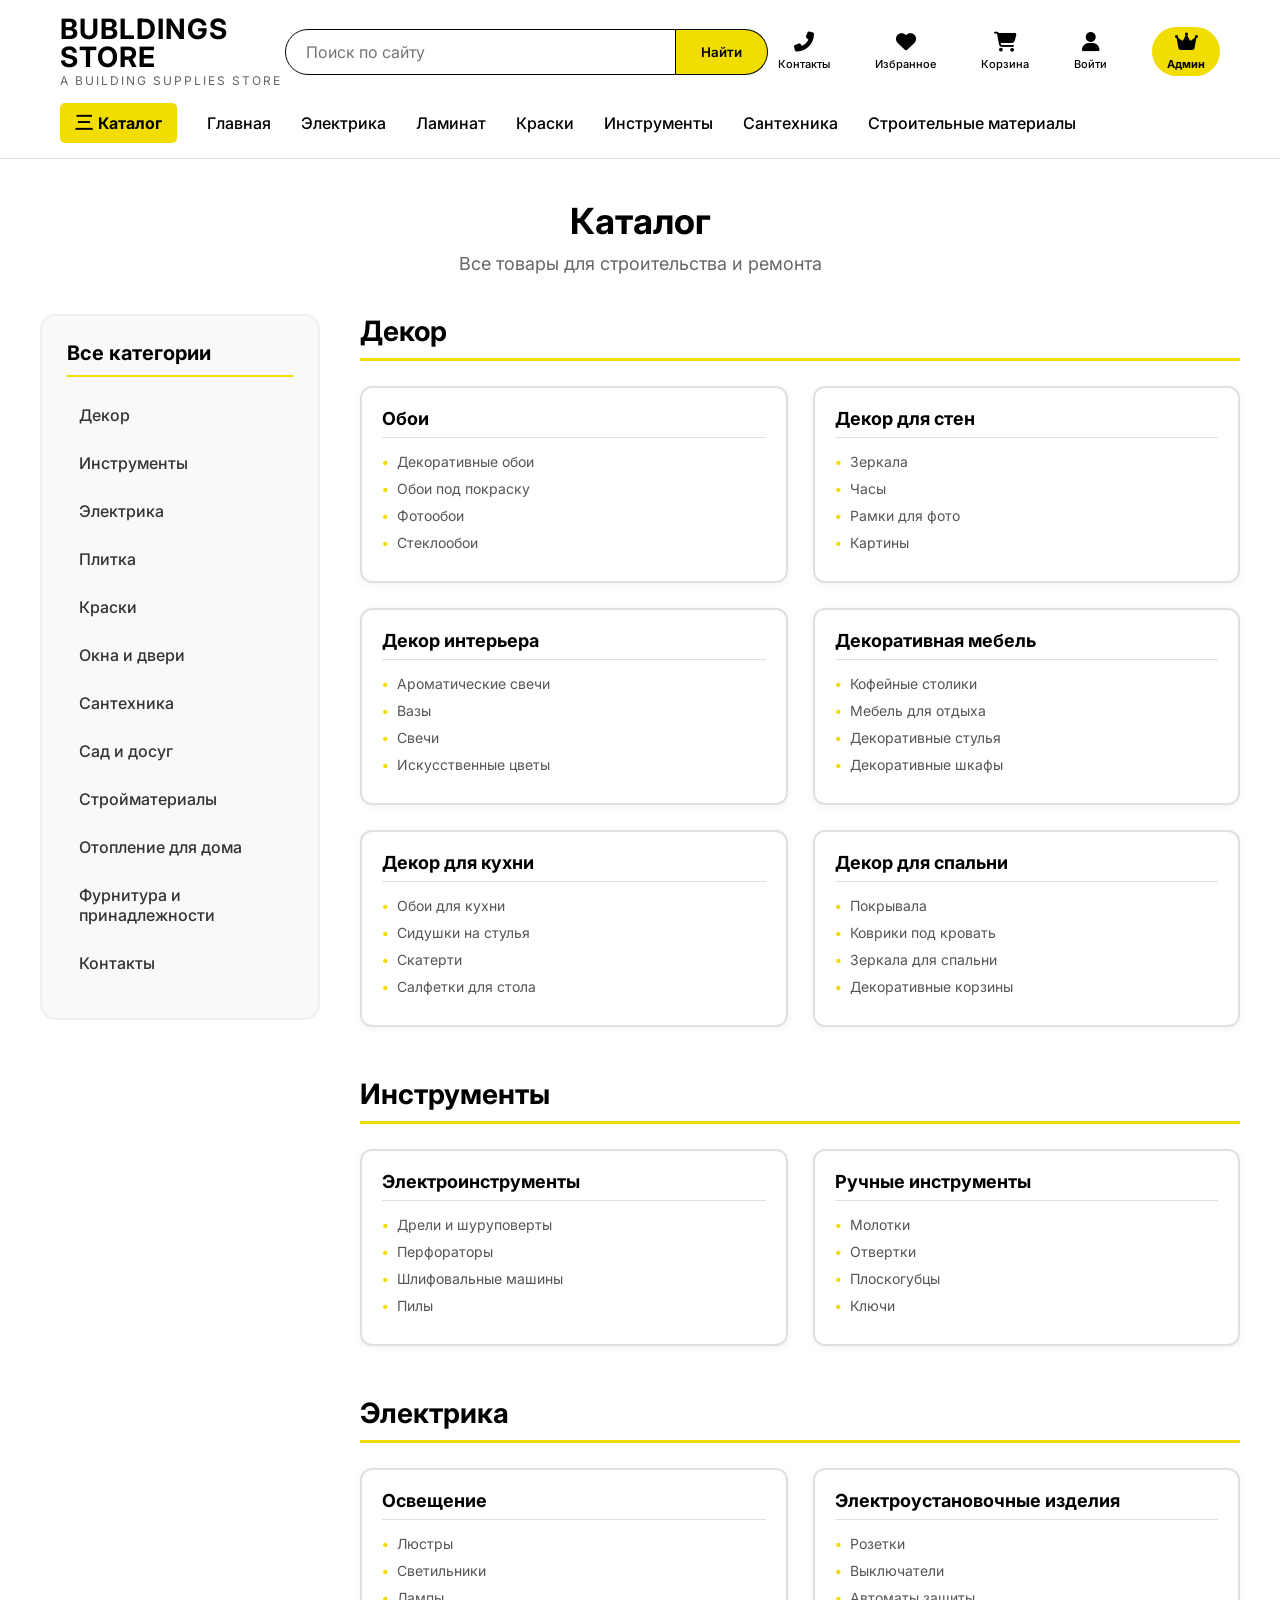
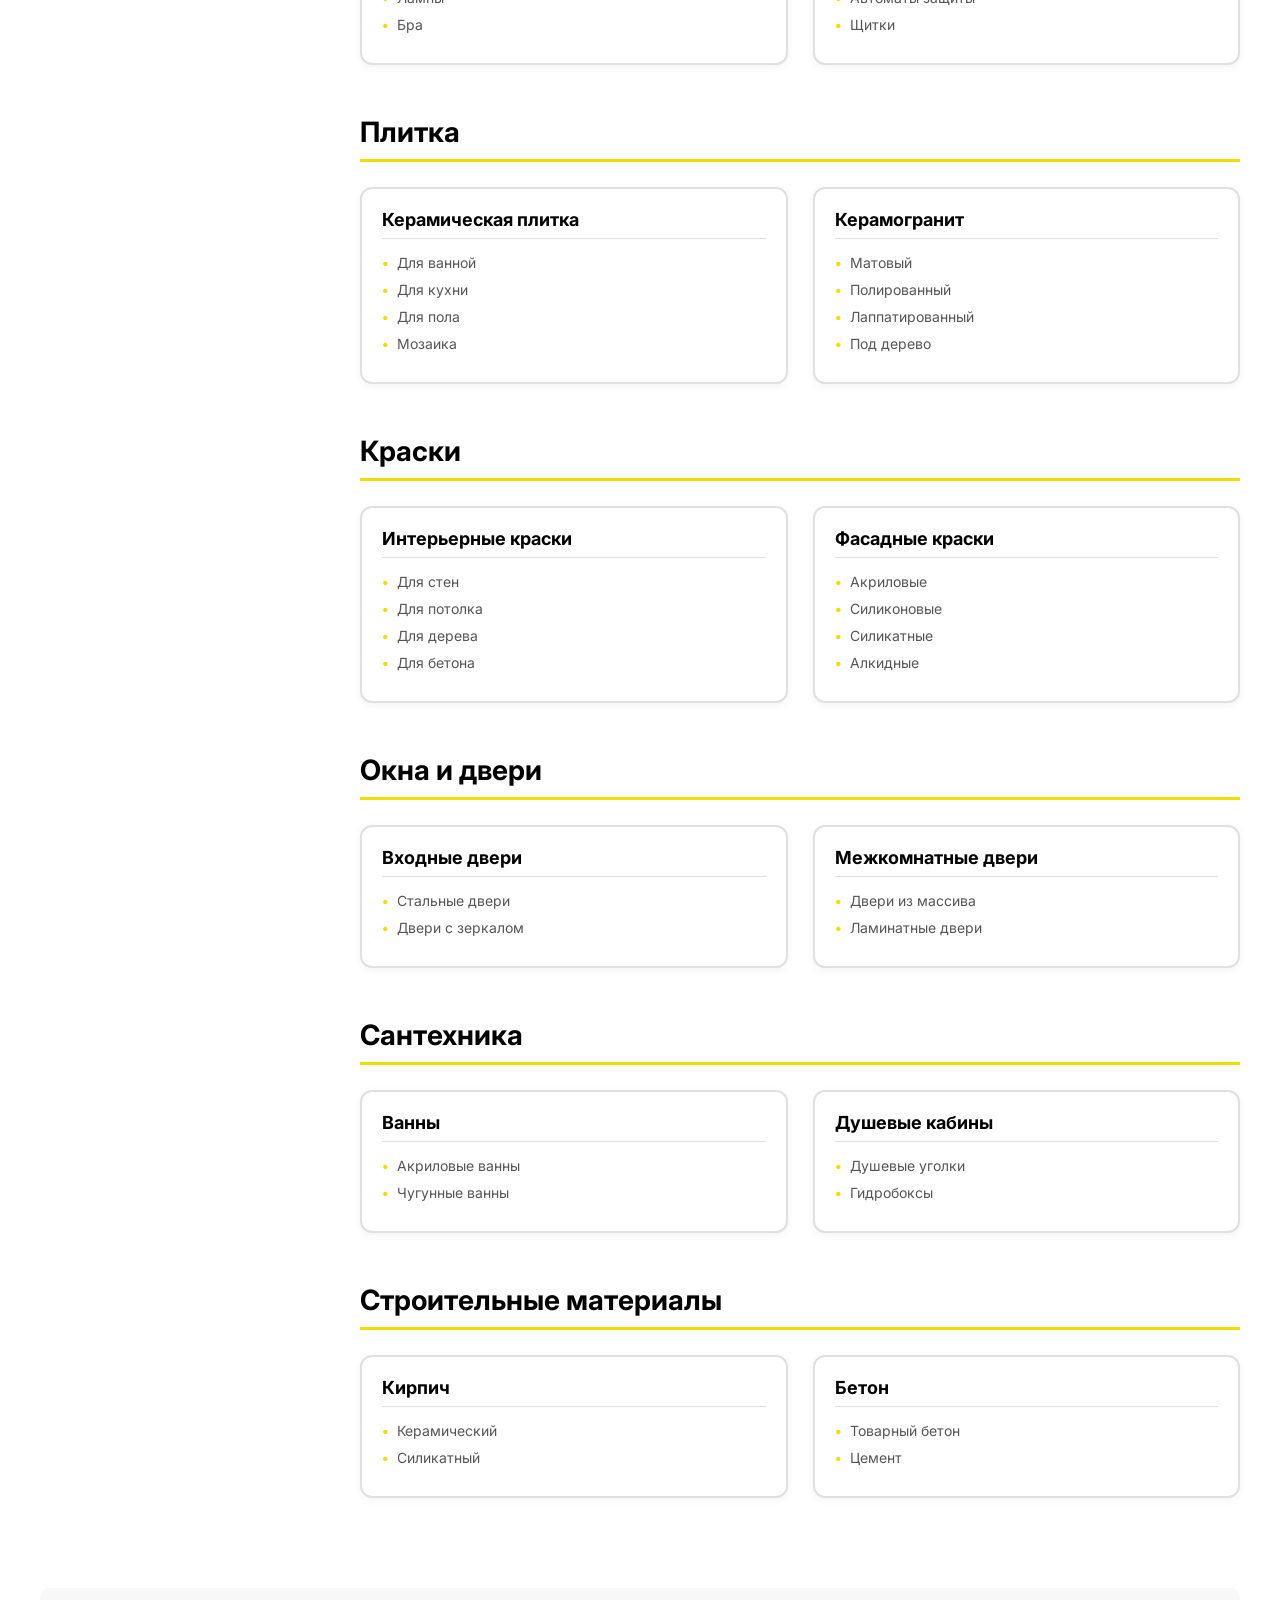
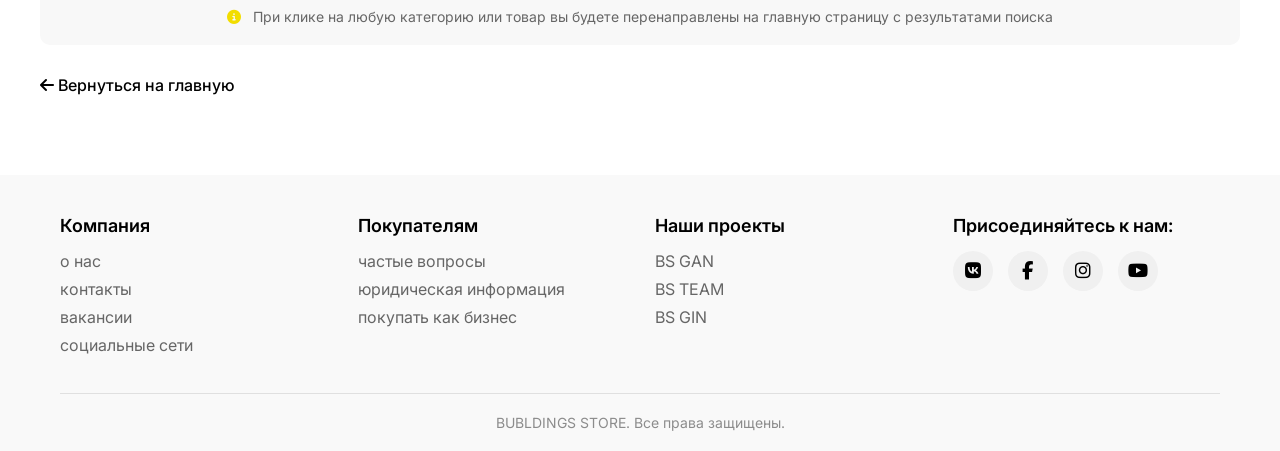
<file: catalog.html>
<!DOCTYPE html>
<html lang="ru">

<head>
    <meta charset="UTF-8">
    <meta name="viewport" content="width=device-width, initial-scale=1.0">
    <title>Каталог - BUBLDINGS STORE</title>
    <link href="https://fonts.googleapis.com/css?family=Inter&display=swap" rel="stylesheet">
    <link rel="stylesheet" href="https://cdnjs.cloudflare.com/ajax/libs/font-awesome/6.4.0/css/all.min.css">
    <link rel="stylesheet" href="styles.css">
    <style>
        .catalog-page {
            padding: 40px 0;
        }

        .catalog-header {
            text-align: center;
            margin-bottom: 40px;
        }

        .catalog-title {
            font-size: 36px;
            font-weight: bold;
            color: #000;
            margin-bottom: 10px;
        }

        .catalog-subtitle {
            font-size: 18px;
            color: #666;
        }

        .catalog-layout {
            display: flex;
            gap: 40px;
        }

        .categories-sidebar {
            width: 280px;
            flex-shrink: 0;
            background-color: #f9f9f9;
            padding: 25px;
            border-radius: 15px;
            position: sticky;
            top: 20px;
            height: fit-content;
            border: 2px solid #f0f0f0;
        }

        .categories-sidebar h3 {
            font-size: 20px;
            margin-bottom: 20px;
            color: #000;
            border-bottom: 2px solid #F2DD00;
            padding-bottom: 10px;
        }

        .categories-list {
            list-style: none;
        }

        .categories-list li {
            margin-bottom: 12px;
        }

        .categories-list a {
            text-decoration: none;
            color: #333;
            font-size: 16px;
            font-weight: 500;
            transition: all 0.3s;
            display: block;
            padding: 8px 12px;
            border-radius: 8px;
            cursor: pointer;
        }

        .categories-list a:hover {
            color: #F2DD00;
            background-color: rgba(242, 221, 0, 0.1);
        }

        .categories-list a.active {
            color: #000;
            background-color: #F2DD00;
        }

        .catalog-content {
            flex: 1;
        }

        .category-section {
            margin-bottom: 50px;
            scroll-margin-top: 80px;
        }

        .category-section h2 {
            font-size: 28px;
            font-weight: bold;
            color: #000;
            margin-bottom: 25px;
            padding-bottom: 10px;
            border-bottom: 3px solid #F2DD00;
            cursor: pointer;
            transition: color 0.3s;
        }

        .category-section h2:hover {
            color: #F2DD00;
        }

        .subcategory-grid {
            display: grid;
            grid-template-columns: repeat(2, 1fr);
            gap: 25px;
        }

        .subcategory-item {
            background-color: #fff;
            border: 2px solid #e0e0e0;
            border-radius: 12px;
            padding: 20px;
            transition: all 0.3s;
            box-shadow: 0 2px 8px rgba(0, 0, 0, 0.05);
            cursor: pointer;
        }

        .subcategory-item:hover {
            transform: translateY(-5px);
            border-color: #F2DD00;
            box-shadow: 0 5px 20px rgba(242, 221, 0, 0.15);
        }

        .subcategory-item h3 {
            font-size: 18px;
            font-weight: bold;
            color: #000;
            margin-bottom: 15px;
            padding-bottom: 8px;
            border-bottom: 1px solid #e0e0e0;
            transition: color 0.3s;
            cursor: pointer;
        }

        .subcategory-item:hover h3 {
            color: #F2DD00;
        }

        .subcategory-list {
            list-style: none;
        }

        .subcategory-list li {
            margin-bottom: 10px;
            padding-left: 15px;
            position: relative;
        }

        .subcategory-list a {
            text-decoration: none;
            color: #555;
            font-size: 14px;
            transition: all 0.3s;
            display: block;
            cursor: pointer;
        }

        .subcategory-list a:before {
            content: "•";
            color: #F2DD00;
            font-weight: bold;
            position: absolute;
            left: 0;
        }

        .subcategory-list a:hover {
            color: #F2DD00;
            transform: translateX(5px);
        }

        .back-to-home {
            display: inline-block;
            margin-top: 30px;
            text-decoration: none;
            color: #000;
            font-weight: 500;
            transition: color 0.3s;
        }

        .back-to-home:hover {
            color: #F2DD00;
        }

        .search-instruction {
            text-align: center;
            margin-top: 40px;
            padding: 20px;
            background: #f8f8f8;
            border-radius: 10px;
            color: #666;
            font-size: 14px;
        }

        .search-instruction i {
            color: #F2DD00;
            margin-right: 8px;
        }

        @media (max-width: 992px) {
            .catalog-layout {
                flex-direction: column;
            }

            .categories-sidebar {
                width: 100%;
                position: static;
            }

            .subcategory-grid {
                grid-template-columns: 1fr;
            }
        }

        @media (max-width: 768px) {
            .catalog-title {
                font-size: 28px;
            }

            .category-section h2 {
                font-size: 24px;
            }
        }
    </style>
</head>

<body>
    <header>
        <div class="container">
            <div class="header-top">
                <div class="logo">
                    <div class="logo-main">BUBLDINGS STORE</div>
                    <div class="logo-sub">A BUILDING SUPPLIES STORE</div>
                </div>
                <div class="search-container">
                    <input type="text" class="search-input" id="search-input" placeholder="Поиск по сайту">
                    <button class="search-button" id="search-button">Найти</button>
                </div>
                <div class="header-actions">
                    <div class="action-item">
                        <a href="contacts.html"
                            style="text-decoration: none; color: inherit; display: flex; flex-direction: column; align-items: center;">
                            <i class="fas fa-phone-alt"></i>
                            <span class="action-text">Контакты</span>
                        </a>
                    </div>
                    <div class="action-item">
                        <a href="wishlist.html"
                            style="text-decoration: none; color: inherit; display: flex; flex-direction: column; align-items: center;">
                            <i class="fas fa-heart"></i>
                            <span class="action-text">Избранное</span>
                        </a>
                    </div>
                    <div class="action-item">
                        <a href="cart.html"
                            style="text-decoration: none; color: inherit; display: flex; flex-direction: column; align-items: center; position: relative;">
                            <i class="fas fa-shopping-cart"></i>
                            <span class="action-text">Корзина</span>
                            <span class="cart-counter"
                                style="position:absolute;top:-5px;right:-5px;background:#ff4444;color:white;border-radius:50%;width:18px;height:18px;font-size:12px;display:none;align-items:center;justify-content:center;font-weight:bold;"></span>
                        </a>
                    </div>
                    <div class="action-item">
                        <a href="auth.html"
                            style="text-decoration: none; color: inherit; display: flex; flex-direction: column; align-items: center;">
                            <i class="fas fa-user"></i>
                            <span class="action-text" id="user-status-text">Войти</span>
                        </a>
                    </div>
                    <div class="action-item admin-button">
                        <a href="admin-login.html"
                            style="text-decoration: none; color: inherit; display: flex; flex-direction: column; align-items: center;">
                            <i class="fas fa-crown"></i>
                            <span class="action-text">Админ</span>
                        </a>
                    </div>
                </div>
            </div>
            <nav>
                <ul class="nav-menu">
                    <li><a href="catalog.html" class="catalog-link"><span class="catalog-icon">三</span>Каталог</a></li>
                    <li><a href="index.html">Главная</a></li>
                    <li><a href="#" data-category="Электрика">Электрика</a></li>
                    <li><a href="#" data-category="Ламинат">Ламинат</a></li>
                    <li><a href="#" data-category="Краски">Краски</a></li>
                    <li><a href="#" data-category="Инструменты">Инструменты</a></li>
                    <li><a href="#" data-category="Сантехника">Сантехника</a></li>
                    <li><a href="#" data-category="Строительные материалы">Строительные материалы</a></li>
                </ul>
            </nav>
        </div>
    </header>

    <main class="container catalog-page">
        <div class="catalog-header">
            <h1 class="catalog-title">Каталог</h1>
            <p class="catalog-subtitle">Все товары для строительства и ремонта</p>
        </div>

        <div class="catalog-layout">
            <aside class="categories-sidebar">
                <h3>Все категории</h3>
                <ul class="categories-list">
                    <li><a data-category="Декор">Декор</a></li>
                    <li><a data-category="Инструменты">Инструменты</a></li>
                    <li><a data-category="Электрика">Электрика</a></li>
                    <li><a data-category="Плитка">Плитка</a></li>
                    <li><a data-category="Краски">Краски</a></li>
                    <li><a data-category="Окна и двери">Окна и двери</a></li>
                    <li><a data-category="Сантехника">Сантехника</a></li>
                    <li><a data-category="Сад и досуг">Сад и досуг</a></li>
                    <li><a data-category="Строительные материалы">Стройматериалы</a></li>
                    <li><a data-category="Отопление">Отопление для дома</a></li>
                    <li><a data-category="Фурнитура">Фурнитура и принадлежности</a></li>
                    <li><a href="contacts.html">Контакты</a></li>
                </ul>
            </aside>

            <div class="catalog-content">
                <!-- Декор -->
                <section id="decor" class="category-section" data-category="Декор">
                    <h2>Декор</h2>
                    <div class="subcategory-grid">
                        <div class="subcategory-item" data-subcategory="Обои">
                            <h3>Обои</h3>
                            <ul class="subcategory-list">
                                <li><a data-search="Декоративные обои">Декоративные обои</a></li>
                                <li><a data-search="Обои под покраску">Обои под покраску</a></li>
                                <li><a data-search="Фотообои">Фотообои</a></li>
                                <li><a data-search="Стеклообои">Стеклообои</a></li>
                            </ul>
                        </div>
                        <div class="subcategory-item" data-subcategory="Декор для стен">
                            <h3>Декор для стен</h3>
                            <ul class="subcategory-list">
                                <li><a data-search="Зеркала">Зеркала</a></li>
                                <li><a data-search="Часы">Часы</a></li>
                                <li><a data-search="Рамки для фото">Рамки для фото</a></li>
                                <li><a data-search="Картины">Картины</a></li>
                            </ul>
                        </div>
                        <div class="subcategory-item" data-subcategory="Декор интерьера">
                            <h3>Декор интерьера</h3>
                            <ul class="subcategory-list">
                                <li><a data-search="Ароматические свечи">Ароматические свечи</a></li>
                                <li><a data-search="Вазы">Вазы</a></li>
                                <li><a data-search="Свечи">Свечи</a></li>
                                <li><a data-search="Искусственные цветы">Искусственные цветы</a></li>
                            </ul>
                        </div>
                        <div class="subcategory-item" data-subcategory="Декоративная мебель">
                            <h3>Декоративная мебель</h3>
                            <ul class="subcategory-list">
                                <li><a data-search="Кофейные столики">Кофейные столики</a></li>
                                <li><a data-search="Мебель для отдыха">Мебель для отдыха</a></li>
                                <li><a data-search="Декоративные стулья">Декоративные стулья</a></li>
                                <li><a data-search="Декоративные шкафы">Декоративные шкафы</a></li>
                            </ul>
                        </div>
                        <div class="subcategory-item" data-subcategory="Декор для кухни">
                            <h3>Декор для кухни</h3>
                            <ul class="subcategory-list">
                                <li><a data-search="Обои для кухни">Обои для кухни</a></li>
                                <li><a data-search="Сидушки на стулья">Сидушки на стулья</a></li>
                                <li><a data-search="Скатерти">Скатерти</a></li>
                                <li><a data-search="Салфетки для стола">Салфетки для стола</a></li>
                            </ul>
                        </div>
                        <div class="subcategory-item" data-subcategory="Декор для спальни">
                            <h3>Декор для спальни</h3>
                            <ul class="subcategory-list">
                                <li><a data-search="Покрывала">Покрывала</a></li>
                                <li><a data-search="Коврики под кровать">Коврики под кровать</a></li>
                                <li><a data-search="Зеркала для спальни">Зеркала для спальни</a></li>
                                <li><a data-search="Декоративные корзины">Декоративные корзины</a></li>
                            </ul>
                        </div>
                    </div>
                </section>

                <!-- Инструменты -->
                <section id="tools" class="category-section" data-category="Инструменты">
                    <h2>Инструменты</h2>
                    <div class="subcategory-grid">
                        <div class="subcategory-item" data-subcategory="Электроинструменты">
                            <h3>Электроинструменты</h3>
                            <ul class="subcategory-list">
                                <li><a data-search="Дрели">Дрели и шуруповерты</a></li>
                                <li><a data-search="Перфораторы">Перфораторы</a></li>
                                <li><a data-search="Шлифовальные машины">Шлифовальные машины</a></li>
                                <li><a data-search="Пилы">Пилы</a></li>
                            </ul>
                        </div>
                        <div class="subcategory-item" data-subcategory="Ручные инструменты">
                            <h3>Ручные инструменты</h3>
                            <ul class="subcategory-list">
                                <li><a data-search="Молотки">Молотки</a></li>
                                <li><a data-search="Отвертки">Отвертки</a></li>
                                <li><a data-search="Плоскогубцы">Плоскогубцы</a></li>
                                <li><a data-search="Ключи">Ключи</a></li>
                            </ul>
                        </div>
                    </div>
                </section>

                <!-- Электрика -->
                <section id="electrical" class="category-section" data-category="Электрика">
                    <h2>Электрика</h2>
                    <div class="subcategory-grid">
                        <div class="subcategory-item" data-subcategory="Освещение">
                            <h3>Освещение</h3>
                            <ul class="subcategory-list">
                                <li><a data-search="Люстры">Люстры</a></li>
                                <li><a data-search="Светильники">Светильники</a></li>
                                <li><a data-search="Лампы">Лампы</a></li>
                                <li><a data-search="Бра">Бра</a></li>
                            </ul>
                        </div>
                        <div class="subcategory-item" data-subcategory="Электроустановочные изделия">
                            <h3>Электроустановочные изделия</h3>
                            <ul class="subcategory-list">
                                <li><a data-search="Розетки">Розетки</a></li>
                                <li><a data-search="Выключатели">Выключатели</a></li>
                                <li><a data-search="Автоматы защиты">Автоматы защиты</a></li>
                                <li><a data-search="Щитки">Щитки</a></li>
                            </ul>
                        </div>
                    </div>
                </section>

                <!-- Плитка -->
                <section id="tiles" class="category-section" data-category="Плитка">
                    <h2>Плитка</h2>
                    <div class="subcategory-grid">
                        <div class="subcategory-item" data-subcategory="Керамическая плитка">
                            <h3>Керамическая плитка</h3>
                            <ul class="subcategory-list">
                                <li><a data-search="Плитка для ванной">Для ванной</a></li>
                                <li><a data-search="Плитка для кухни">Для кухни</a></li>
                                <li><a data-search="Плитка для пола">Для пола</a></li>
                                <li><a data-search="Мозаика">Мозаика</a></li>
                            </ul>
                        </div>
                        <div class="subcategory-item" data-subcategory="Керамогранит">
                            <h3>Керамогранит</h3>
                            <ul class="subcategory-list">
                                <li><a data-search="Керамогранит матовый">Матовый</a></li>
                                <li><a data-search="Керамогранит полированный">Полированный</a></li>
                                <li><a data-search="Керамогранит лаппатированный">Лаппатированный</a></li>
                                <li><a data-search="Керамогранит под дерево">Под дерево</a></li>
                            </ul>
                        </div>
                    </div>
                </section>

                <!-- Краска -->
                <section id="paint" class="category-section" data-category="Краски">
                    <h2>Краски</h2>
                    <div class="subcategory-grid">
                        <div class="subcategory-item" data-subcategory="Интерьерные краски">
                            <h3>Интерьерные краски</h3>
                            <ul class="subcategory-list">
                                <li><a data-search="Краска для стен">Для стен</a></li>
                                <li><a data-search="Краска для потолка">Для потолка</a></li>
                                <li><a data-search="Краска для дерева">Для дерева</a></li>
                                <li><a data-search="Краска для бетона">Для бетона</a></li>
                            </ul>
                        </div>
                        <div class="subcategory-item" data-subcategory="Фасадные краски">
                            <h3>Фасадные краски</h3>
                            <ul class="subcategory-list">
                                <li><a data-search="Акриловая краска">Акриловые</a></li>
                                <li><a data-search="Силиконовая краска">Силиконовые</a></li>
                                <li><a data-search="Силикатная краска">Силикатные</a></li>
                                <li><a data-search="Алкидная краска">Алкидные</a></li>
                            </ul>
                        </div>
                    </div>
                </section>

                <!-- Окна и двери -->
                <section id="windows" class="category-section" data-category="Окна и двери">
                    <h2>Окна и двери</h2>
                    <div class="subcategory-grid">
                        <div class="subcategory-item" data-subcategory="Входные двери">
                            <h3>Входные двери</h3>
                            <ul class="subcategory-list">
                                <li><a data-search="Стальные двери">Стальные двери</a></li>
                                <li><a data-search="Двери с зеркалом">Двери с зеркалом</a></li>
                            </ul>
                        </div>
                        <div class="subcategory-item" data-subcategory="Межкомнатные двери">
                            <h3>Межкомнатные двери</h3>
                            <ul class="subcategory-list">
                                <li><a data-search="Двери из массива">Двери из массива</a></li>
                                <li><a data-search="Ламинатные двери">Ламинатные двери</a></li>
                            </ul>
                        </div>
                    </div>
                </section>

                <!-- Сантехника -->
                <section id="plumbing" class="category-section" data-category="Сантехника">
                    <h2>Сантехника</h2>
                    <div class="subcategory-grid">
                        <div class="subcategory-item" data-subcategory="Ванны">
                            <h3>Ванны</h3>
                            <ul class="subcategory-list">
                                <li><a data-search="Акриловые ванны">Акриловые ванны</a></li>
                                <li><a data-search="Чугунные ванны">Чугунные ванны</a></li>
                            </ul>
                        </div>
                        <div class="subcategory-item" data-subcategory="Душевые кабины">
                            <h3>Душевые кабины</h3>
                            <ul class="subcategory-list">
                                <li><a data-search="Душевые уголки">Душевые уголки</a></li>
                                <li><a data-search="Гидробоксы">Гидробоксы</a></li>
                            </ul>
                        </div>
                    </div>
                </section>

                <!-- Стройматериалы -->
                <section id="materials" class="category-section" data-category="Строительные материалы">
                    <h2>Строительные материалы</h2>
                    <div class="subcategory-grid">
                        <div class="subcategory-item" data-subcategory="Кирпич">
                            <h3>Кирпич</h3>
                            <ul class="subcategory-list">
                                <li><a data-search="Кирпич керамический">Керамический</a></li>
                                <li><a data-search="Кирпич силикатный">Силикатный</a></li>
                            </ul>
                        </div>
                        <div class="subcategory-item" data-subcategory="Бетон">
                            <h3>Бетон</h3>
                            <ul class="subcategory-list">
                                <li><a data-search="Товарный бетон">Товарный бетон</a></li>
                                <li><a data-search="Цемент">Цемент</a></li>
                            </ul>
                        </div>
                    </div>
                </section>
            </div>
        </div>

        <div class="search-instruction">
            <i class="fas fa-info-circle"></i>
            При клике на любую категорию или товар вы будете перенаправлены на главную страницу с результатами поиска
        </div>

        <a href="index.html" class="back-to-home">
            <i class="fas fa-arrow-left"></i>
            Вернуться на главную
        </a>
    </main>

    <footer>
        <div class="container">
            <div class="footer-content">
                <div class="footer-column">
                    <h3>Компания</h3>
                    <ul>
                        <li><a href="contacts.html" style="text-decoration: none; color: inherit;">о нас</a></li>
                        <li><a href="contacts.html" style="text-decoration: none; color: inherit;">контакты</a></li>
                        <li>вакансии</li>
                        <li>социальные сети</li>
                    </ul>
                </div>
                <div class="footer-column">
                    <h3>Покупателям</h3>
                    <ul>
                        <li>частые вопросы</li>
                        <li>юридическая информация</li>
                        <li>покупать как бизнес</li>
                    </ul>
                </div>
                <div class="footer-column">
                    <h3>Наши проекты</h3>
                    <ul>
                        <li>BS GAN</li>
                        <li>BS TEAM</li>
                        <li>BS GIN</li>
                    </ul>
                </div>
                <div class="footer-column">
                    <h3>Присоединяйтесь к нам:</h3>
                    <div class="social-links">
                        <div class="social-icon"><i class="fab fa-vk"></i></div>
                        <div class="social-icon"><i class="fab fa-facebook-f"></i></div>
                        <div class="social-icon"><i class="fab fa-instagram"></i></div>
                        <div class="social-icon"><i class="fab fa-youtube"></i></div>
                    </div>
                </div>
            </div>
            <div class="copyright">
                <p>BUBLDINGS STORE. Все права защищены.</p>
            </div>
        </div>
    </footer>

    <script>
        // Функция для обновления счетчика корзины
        function updateCartCounter() {
            const currentUser = localStorage.getItem('currentUser');
            let cartKey = 'cart_guest';
            if (currentUser) {
                const user = JSON.parse(currentUser);
                if (user.id) cartKey = `cart_${user.id}`;
            }
            const cart = JSON.parse(localStorage.getItem(cartKey)) || [];
            const totalItems = cart.reduce((sum, item) => sum + (item.quantity || 1), 0);
            const counter = document.querySelector('.cart-counter');
            if (counter) {
                counter.textContent = totalItems;
                counter.style.display = totalItems > 0 ? 'flex' : 'none';
            }
        }

        // Функция для проверки авторизации пользователя
        function getCurrentUser() {
            const user = localStorage.getItem('currentUser');
            return user ? JSON.parse(user) : null;
        }

        function updateUserStatus() {
            const currentUser = getCurrentUser();
            const userStatusText = document.getElementById('user-status-text');
            if (userStatusText) {
                if (currentUser) {
                    userStatusText.textContent = currentUser.name || 'Профиль';
                } else {
                    userStatusText.textContent = 'Войти';
                }
            }
        }

        // Функция для перехода на главную с поиском (фильтрация по категории)
        function searchOnMainPage(query, category = null, subcategory = null) {
            if (!query && !category) return;

            // Сохраняем поисковый запрос или категорию в sessionStorage
            if (query) {
                sessionStorage.setItem('searchQuery', query);
            }
            if (category) {
                sessionStorage.setItem('filterCategory', category);
            }
            if (subcategory) {
                sessionStorage.setItem('filterSubcategory', subcategory);
            }

            // Переходим на главную страницу
            window.location.href = 'index.html';
        }

        // Настройка всех кликабельных элементов
        function setupClickHandlers() {
            // Обработка кликов по заголовкам категорий (h2) - клик по всей категории
            document.querySelectorAll('.category-section h2').forEach(element => {
                element.addEventListener('click', (e) => {
                    e.stopPropagation();
                    const section = element.closest('.category-section');
                    const category = section ? section.getAttribute('data-category') : element.textContent.trim();
                    if (category) {
                        searchOnMainPage(null, category);
                    }
                });
            });

            // Обработка кликов по заголовкам подкатегорий (h3)
            document.querySelectorAll('.subcategory-item h3').forEach(element => {
                element.addEventListener('click', (e) => {
                    e.stopPropagation();
                    const subcategoryItem = element.closest('.subcategory-item');
                    const subcategory = subcategoryItem ? subcategoryItem.getAttribute('data-subcategory') : element.textContent.trim();
                    const section = element.closest('.category-section');
                    const category = section ? section.getAttribute('data-category') : null;

                    if (subcategory) {
                        searchOnMainPage(subcategory, category, subcategory);
                    } else if (category) {
                        searchOnMainPage(null, category);
                    }
                });
            });

            // Обработка кликов по ссылкам подкатегорий (конкретные товары/подкатегории)
            document.querySelectorAll('.subcategory-list a').forEach(link => {
                link.addEventListener('click', (e) => {
                    e.preventDefault();
                    e.stopPropagation();
                    const searchTerm = link.getAttribute('data-search') || link.textContent;
                    if (searchTerm && searchTerm !== '#') {
                        searchOnMainPage(searchTerm);
                    }
                });
            });

            // Обработка кликов по карточкам подкатегорий (весь блок)
            document.querySelectorAll('.subcategory-item').forEach(item => {
                item.addEventListener('click', (e) => {
                    // Если клик не по ссылке и не по h3
                    if (!e.target.closest('a') && !e.target.closest('h3')) {
                        const subcategory = item.getAttribute('data-subcategory');
                        const section = item.closest('.category-section');
                        const category = section ? section.getAttribute('data-category') : null;

                        if (subcategory) {
                            searchOnMainPage(subcategory, category, subcategory);
                        } else {
                            const h3 = item.querySelector('h3');
                            if (h3) {
                                searchOnMainPage(h3.textContent, category);
                            }
                        }
                    }
                });
            });

            // Обработка кликов по ссылкам в боковом меню категорий
            document.querySelectorAll('.categories-list a[data-category]').forEach(link => {
                link.addEventListener('click', (e) => {
                    e.preventDefault();
                    const category = link.getAttribute('data-category');
                    if (category) {
                        // Обновляем активный класс
                        document.querySelectorAll('.categories-list a').forEach(l => l.classList.remove('active'));
                        link.classList.add('active');
                        searchOnMainPage(null, category);
                    }
                });
            });

            // Обработка ссылки "Контакты" в боковом меню
            document.querySelectorAll('.categories-list a[href="contacts.html"]').forEach(link => {
                link.addEventListener('click', (e) => {
                    // Разрешаем стандартный переход
                    return true;
                });
            });
        }

        // Плавная прокрутка к разделам (только для навигации по якорям на этой странице)
        function setupSmoothScroll() {
            document.querySelectorAll('a[href^="#"]').forEach(anchor => {
                const href = anchor.getAttribute('href');
                if (href && href !== '#' && href !== 'contacts.html' && href.startsWith('#')) {
                    anchor.addEventListener('click', function (e) {
                        e.preventDefault();
                        const targetId = href;
                        const target = document.querySelector(targetId);
                        if (target) {
                            target.scrollIntoView({ behavior: 'smooth', block: 'start' });
                        }
                    });
                }
            });
        }

        // Обработка поиска на главной странице (если есть сохраненный запрос)
        function checkForSavedSearch() {
            const savedQuery = sessionStorage.getItem('searchQuery');
            if (savedQuery && window.location.pathname.includes('catalog.html')) {
                // Не делаем ничего на странице каталога, просто очищаем
                sessionStorage.removeItem('searchQuery');
            }
        }

        // Инициализация поиска в хедере
        function setupHeaderSearch() {
            const searchInput = document.getElementById('search-input');
            const searchButton = document.getElementById('search-button');

            if (searchButton && searchInput) {
                searchButton.addEventListener('click', () => {
                    const query = searchInput.value.trim();
                    if (query) {
                        searchOnMainPage(query);
                    }
                });

                searchInput.addEventListener('keypress', (e) => {
                    if (e.key === 'Enter') {
                        const query = searchInput.value.trim();
                        if (query) {
                            searchOnMainPage(query);
                        }
                    }
                });
            }
        }

        // Инициализация
        document.addEventListener('DOMContentLoaded', () => {
            updateCartCounter();
            updateUserStatus();
            setupClickHandlers();
            setupSmoothScroll();
            checkForSavedSearch();
            setupHeaderSearch();
        });
    </script>
</body>

</html>
</file>
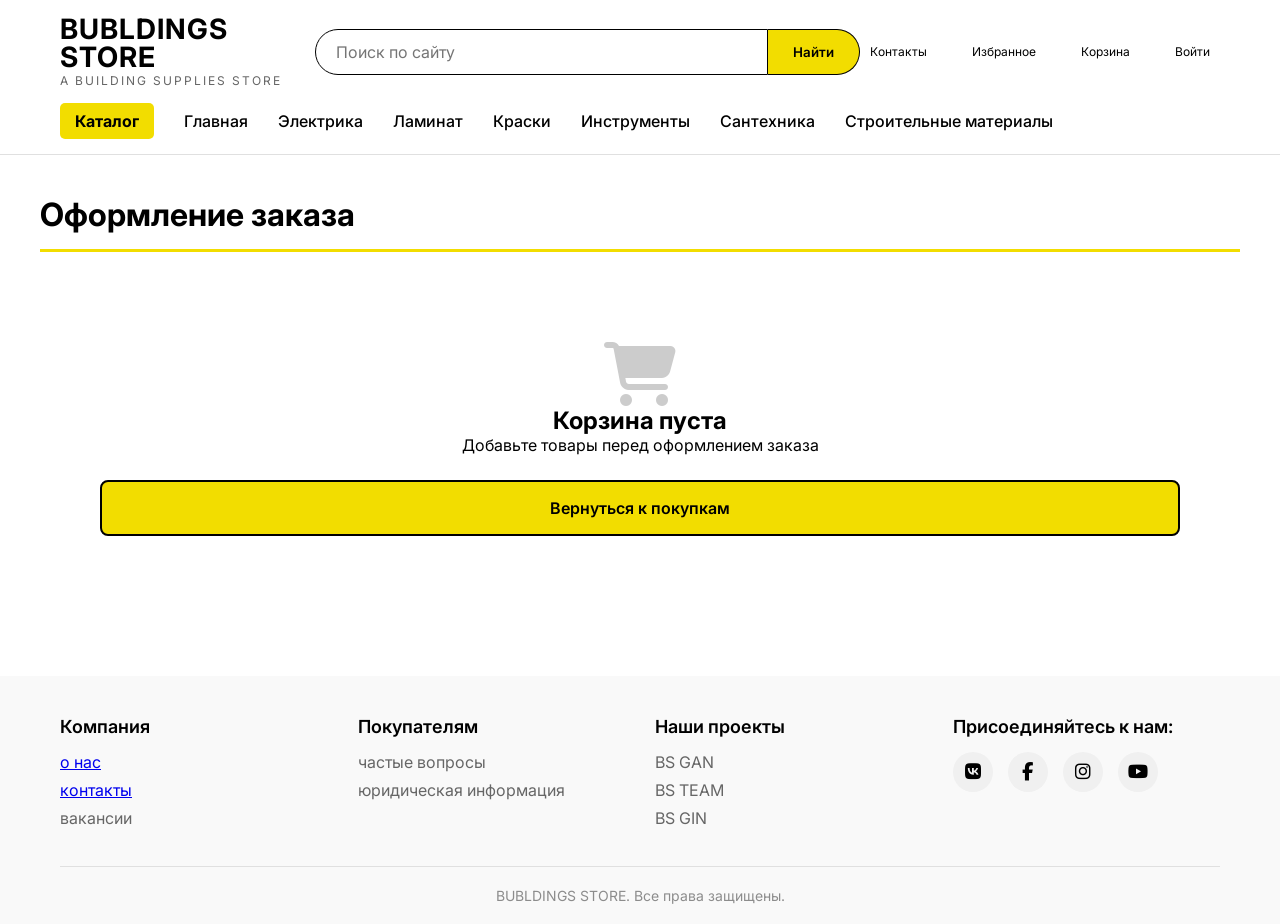
<file: checkout.html>
<!DOCTYPE html>
<html lang="ru">

<head>
    <meta charset="UTF-8">
    <meta name="viewport" content="width=device-width, initial-scale=1.0">
    <title>Оформление заказа - BUBLDINGS STORE</title>
    <link href="https://fonts.googleapis.com/css?family=Inter&display=swap" rel="stylesheet">
    <link rel="stylesheet" href="https://cdnjs.cloudflare.com/ajax/libs/font-awesome/6.4.0/css/all.min.css">
    <link rel="stylesheet" href="styles.css">
    <style>
        .checkout-page {
            padding: 40px 0;
            max-width: 1200px;
            margin: 0 auto;
        }

        .checkout-title {
            font-size: 32px;
            font-weight: bold;
            color: #000;
            margin-bottom: 30px;
            padding-bottom: 15px;
            border-bottom: 3px solid #F2DD00;
        }

        .checkout-grid {
            display: grid;
            grid-template-columns: 1fr 400px;
            gap: 40px;
        }

        .checkout-form-section {
            background-color: #fff;
            border-radius: 12px;
            padding: 30px;
            margin-bottom: 25px;
            box-shadow: 0 4px 20px rgba(0, 0, 0, 0.08);
            border: 1px solid #eaeaea;
        }

        .section-header {
            display: flex;
            align-items: center;
            margin-bottom: 25px;
        }

        .section-number {
            background-color: #F2DD00;
            color: #000;
            width: 30px;
            height: 30px;
            border-radius: 50%;
            display: flex;
            align-items: center;
            justify-content: center;
            font-weight: bold;
            margin-right: 15px;
        }

        .section-title {
            font-size: 20px;
            font-weight: 600;
            color: #000;
        }

        .user-info-card {
            background: linear-gradient(135deg, #f8f9fa, #fff);
            border-radius: 12px;
            padding: 20px;
            margin-bottom: 20px;
            border: 2px solid #F2DD00;
        }

        .user-info-card h4 {
            margin-bottom: 15px;
            color: #000;
            font-size: 16px;
            display: flex;
            align-items: center;
            gap: 8px;
        }

        .user-info-card h4 i {
            color: #F2DD00;
        }

        .user-info-row {
            display: flex;
            margin-bottom: 12px;
            padding: 8px 0;
            border-bottom: 1px solid #e0e0e0;
        }

        .user-info-row:last-child {
            border-bottom: none;
        }

        .user-info-label {
            width: 100px;
            font-weight: 600;
            color: #666;
        }

        .user-info-value {
            flex: 1;
            color: #000;
            font-weight: 500;
        }

        .edit-profile-link {
            display: inline-flex;
            align-items: center;
            gap: 5px;
            margin-top: 10px;
            color: #F2DD00;
            text-decoration: none;
            font-size: 14px;
        }

        .delivery-options {
            display: grid;
            grid-template-columns: 1fr 1fr;
            gap: 20px;
            margin-bottom: 25px;
        }

        .delivery-option {
            border: 2px solid #e0e0e0;
            border-radius: 10px;
            padding: 20px;
            cursor: pointer;
            transition: all 0.3s ease;
        }

        .delivery-option.selected {
            border-color: #F2DD00;
            background-color: rgba(242, 221, 0, 0.05);
        }

        .option-header {
            display: flex;
            align-items: center;
            margin-bottom: 10px;
        }

        .option-icon {
            width: 40px;
            height: 40px;
            background-color: #f5f5f5;
            border-radius: 50%;
            display: flex;
            align-items: center;
            justify-content: center;
            margin-right: 15px;
            color: #000;
            font-size: 18px;
        }

        .option-title {
            font-weight: 600;
            font-size: 16px;
            color: #000;
        }

        .option-description {
            color: #666;
            font-size: 14px;
            margin-bottom: 10px;
        }

        .option-price {
            font-weight: 600;
            color: #000;
            font-size: 16px;
        }

        .payment-options {
            display: grid;
            grid-template-columns: repeat(2, 1fr);
            gap: 15px;
            margin-top: 20px;
        }

        .payment-option {
            border: 2px solid #e0e0e0;
            border-radius: 8px;
            padding: 15px;
            cursor: pointer;
            transition: all 0.3s ease;
        }

        .payment-option.selected {
            border-color: #F2DD00;
            background-color: rgba(242, 221, 0, 0.05);
        }

        .payment-title {
            font-weight: 600;
            font-size: 15px;
            color: #000;
            margin-bottom: 5px;
        }

        .payment-description {
            color: #666;
            font-size: 13px;
        }

        .order-summary {
            position: sticky;
            top: 100px;
            background-color: #fff;
            border-radius: 12px;
            padding: 30px;
            box-shadow: 0 4px 20px rgba(0, 0, 0, 0.08);
            border: 1px solid #eaeaea;
            height: fit-content;
        }

        .summary-title {
            font-size: 20px;
            font-weight: 600;
            color: #000;
            margin-bottom: 25px;
            padding-bottom: 15px;
            border-bottom: 2px solid #F2DD00;
        }

        .cart-items-list {
            max-height: 300px;
            overflow-y: auto;
            margin-bottom: 20px;
        }

        .cart-item-summary {
            display: flex;
            justify-content: space-between;
            margin-bottom: 12px;
            padding-bottom: 12px;
            border-bottom: 1px solid #eee;
            font-size: 14px;
        }

        .cart-item-name {
            flex: 1;
            color: #333;
        }

        .cart-item-price {
            color: #000;
            font-weight: 500;
        }

        .price-breakdown {
            margin-top: 20px;
        }

        .price-row {
            display: flex;
            justify-content: space-between;
            margin-bottom: 10px;
            padding-bottom: 10px;
            border-bottom: 1px solid #eee;
        }

        .total-row {
            margin-top: 20px;
            padding-top: 20px;
            border-top: 2px solid #F2DD00;
        }

        .total-label {
            font-weight: 600;
            color: #000;
            font-size: 18px;
        }

        .total-value {
            font-weight: 700;
            color: #000;
            font-size: 20px;
        }

        .submit-order-btn {
            background-color: #F2DD00;
            color: #000;
            border: none;
            width: 100%;
            padding: 16px;
            font-size: 16px;
            font-weight: 600;
            border-radius: 8px;
            cursor: pointer;
            transition: all 0.3s ease;
            margin-top: 25px;
            border: 2px solid #000;
        }

        .submit-order-btn:hover {
            background-color: #e6d000;
            transform: translateY(-2px);
        }

        .form-group {
            margin-bottom: 20px;
        }

        .form-group label {
            display: block;
            margin-bottom: 8px;
            font-weight: 600;
            color: #333;
        }

        .form-group input,
        .form-group textarea,
        .form-group select {
            width: 100%;
            padding: 12px 15px;
            border: 2px solid #e0e0e0;
            border-radius: 10px;
            font-size: 15px;
            font-family: 'Inter', sans-serif;
        }

        .form-group input:focus,
        .form-group textarea:focus,
        .form-group select:focus {
            outline: none;
            border-color: #F2DD00;
        }

        .form-row {
            display: grid;
            grid-template-columns: 1fr 1fr;
            gap: 15px;
        }

        .login-prompt {
            text-align: center;
            padding: 20px;
            background: #f8f8f8;
            border-radius: 10px;
            margin-bottom: 20px;
        }

        .login-prompt a {
            color: #F2DD00;
            font-weight: bold;
        }

        .back-to-cart {
            display: inline-block;
            margin-top: 15px;
            color: #666;
            text-decoration: none;
        }

        .order-success {
            text-align: center;
            padding: 60px;
            background: white;
            border-radius: 15px;
        }

        .order-success i {
            font-size: 64px;
            color: #4CAF50;
            margin-bottom: 20px;
        }

        @media (max-width: 992px) {
            .checkout-grid {
                grid-template-columns: 1fr;
            }
        }

        @media (max-width: 768px) {

            .delivery-options,
            .payment-options {
                grid-template-columns: 1fr;
            }

            .form-row {
                grid-template-columns: 1fr;
            }
        }
    </style>
</head>

<body>
    <header>
        <div class="container">
            <div class="header-top">
                <div class="logo">
                    <div class="logo-main">BUBLDINGS STORE</div>
                    <div class="logo-sub">A BUILDING SUPPLIES STORE</div>
                </div>
                <div class="search-container">
                    <input type="text" class="search-input" placeholder="Поиск по сайту">
                    <button class="search-button">Найти</button>
                </div>
                <div class="header-actions">
                    <div class="action-item"><a href="contacts.html"
                            style="text-decoration: none; color: inherit;">Контакты</a></div>
                    <div class="action-item"><a href="wishlist.html"
                            style="text-decoration: none; color: inherit;">Избранное</a></div>
                    <div class="action-item"><a href="cart.html"
                            style="text-decoration: none; color: inherit;">Корзина</a></div>
                    <div class="action-item"><a href="profile.html" style="text-decoration: none; color: inherit;"
                            id="profile-link">Войти</a></div>
                </div>
            </div>
            <nav>
                <ul class="nav-menu">
                    <li><a href="catalog.html" class="catalog-link">Каталог</a></li>
                    <li><a href="index.html">Главная</a></li>
                    <li><a href="#">Электрика</a></li>
                    <li><a href="#">Ламинат</a></li>
                    <li><a href="#">Краски</a></li>
                    <li><a href="#">Инструменты</a></li>
                    <li><a href="#">Сантехника</a></li>
                    <li><a href="#">Строительные материалы</a></li>
                </ul>
            </nav>
        </div>
    </header>

    <main class="container checkout-page">
        <h1 class="checkout-title">Оформление заказа</h1>
        <div id="checkout-container"></div>
    </main>

    <footer>
        <div class="container">
            <div class="footer-content">
                <div class="footer-column">
                    <h3>Компания</h3>
                    <ul>
                        <li><a href="contacts.html">о нас</a></li>
                        <li><a href="contacts.html">контакты</a></li>
                        <li>вакансии</li>
                    </ul>
                </div>
                <div class="footer-column">
                    <h3>Покупателям</h3>
                    <ul>
                        <li>частые вопросы</li>
                        <li>юридическая информация</li>
                    </ul>
                </div>
                <div class="footer-column">
                    <h3>Наши проекты</h3>
                    <ul>
                        <li>BS GAN</li>
                        <li>BS TEAM</li>
                        <li>BS GIN</li>
                    </ul>
                </div>
                <div class="footer-column">
                    <h3>Присоединяйтесь к нам:</h3>
                    <div class="social-links">
                        <div class="social-icon"><i class="fab fa-vk"></i></div>
                        <div class="social-icon"><i class="fab fa-facebook-f"></i></div>
                        <div class="social-icon"><i class="fab fa-instagram"></i></div>
                        <div class="social-icon"><i class="fab fa-youtube"></i></div>
                    </div>
                </div>
            </div>
            <div class="copyright">
                <p>BUBLDINGS STORE. Все права защищены.</p>
            </div>
        </div>
    </footer>

    <script>
        // ==================== ФУНКЦИИ ДЛЯ РАБОТЫ С ПОЛЬЗОВАТЕЛЯМИ ====================

        function getCurrentUser() {
            const user = localStorage.getItem('currentUser');
            return user ? JSON.parse(user) : null;
        }

        function getUsers() {
            const users = localStorage.getItem('users');
            return users ? JSON.parse(users) : [];
        }

        function getFullUserData() {
            const currentUser = getCurrentUser();
            if (!currentUser) return null;
            const users = getUsers();
            return users.find(u => u.id === currentUser.id) || currentUser;
        }

        // ==================== ФУНКЦИИ ДЛЯ РАБОТЫ С КОРЗИНОЙ ====================

        function getCartStorageKey() {
            const currentUser = getCurrentUser();
            if (currentUser && currentUser.id) {
                return `cart_${currentUser.id}`;
            }
            return 'cart_guest';
        }

        function getCart() {
            const key = getCartStorageKey();
            const cart = localStorage.getItem(key);
            return cart ? JSON.parse(cart) : [];
        }

        function clearCart() {
            const key = getCartStorageKey();
            localStorage.removeItem(key);
        }

        // ==================== СОХРАНЕНИЕ ЗАКАЗА ====================

        function saveOrderToFirebase(orderData) {
            // Сохраняем в localStorage (глобальные заказы)
            const orders = JSON.parse(localStorage.getItem('orders')) || [];
            orders.push(orderData);
            localStorage.setItem('orders', JSON.stringify(orders));

            // Сохраняем в профиль пользователя (если зарегистрирован)
            const currentUser = getCurrentUser();
            if (currentUser) {
                const users = getUsers();
                const userIndex = users.findIndex(u => u.id === currentUser.id);
                if (userIndex !== -1) {
                    if (!users[userIndex].orders) users[userIndex].orders = [];
                    users[userIndex].orders.push(orderData);
                    localStorage.setItem('users', JSON.stringify(users));

                    // Обновляем currentUser
                    const updatedCurrentUser = getCurrentUser();
                    if (updatedCurrentUser) {
                        updatedCurrentUser.orders = users[userIndex].orders;
                        localStorage.setItem('currentUser', JSON.stringify(updatedCurrentUser));
                    }
                }
            }

            console.log('✅ Заказ сохранен:', orderData.orderNumber);
        }

        // ==================== ОСНОВНАЯ ЛОГИКА ====================

        let currentTotal = 0;
        let currentDeliveryCost = 0;

        function renderCheckout() {
            const container = document.getElementById('checkout-container');
            const cart = getCart();
            const userData = getFullUserData();
            const isLoggedIn = userData !== null;

            if (cart.length === 0) {
                container.innerHTML = `
                    <div style="text-align:center; padding:60px;">
                        <i class="fas fa-shopping-cart" style="font-size:64px;color:#ccc;"></i>
                        <h2>Корзина пуста</h2>
                        <p>Добавьте товары перед оформлением заказа</p>
                        <a href="index.html" class="submit-order-btn" style="display:inline-block; text-decoration:none;">Вернуться к покупкам</a>
                    </div>
                `;
                return;
            }

            // Рассчитываем сумму
            currentTotal = cart.reduce((sum, item) => sum + (item.price * item.quantity), 0);

            // Рендер корзины в правой колонке
            const cartItemsHTML = cart.map(item => `
                <div class="cart-item-summary">
                    <div class="cart-item-name">${escapeHtml(item.name)} x ${item.quantity}</div>
                    <div class="cart-item-price">${(item.price * item.quantity).toLocaleString()} ₽</div>
                </div>
            `).join('');

            container.innerHTML = `
                <div class="checkout-grid">
                    <div class="checkout-form">
                        ${isLoggedIn ? `
                            <div class="checkout-form-section">
                                <div class="section-header">
                                    <div class="section-number">1</div>
                                    <div class="section-title">Данные получателя</div>
                                </div>
                                <div class="user-info-card">
                                    <h4><i class="fas fa-user-check"></i> Информация из профиля</h4>
                                    <div class="user-info-row">
                                        <div class="user-info-label">ФИО:</div>
                                        <div class="user-info-value">${escapeHtml(userData.name)}</div>
                                    </div>
                                    <div class="user-info-row">
                                        <div class="user-info-label">Телефон:</div>
                                        <div class="user-info-value">${escapeHtml(userData.phone || 'Не указан')}</div>
                                    </div>
                                    <div class="user-info-row">
                                        <div class="user-info-label">Email:</div>
                                        <div class="user-info-value">${escapeHtml(userData.email)}</div>
                                    </div>
                                    <a href="profile.html" class="edit-profile-link"><i class="fas fa-edit"></i> Редактировать профиль</a>
                                </div>
                            </div>
                        ` : `
                            <div class="checkout-form-section">
                                <div class="section-header">
                                    <div class="section-number">1</div>
                                    <div class="section-title">Данные получателя</div>
                                </div>
                                <div class="login-prompt">
                                    <i class="fas fa-info-circle"></i> 
                                    <a href="auth.html">Войдите</a> или <a href="auth.html">зарегистрируйтесь</a>, чтобы не заполнять данные заново
                                </div>
                                <div class="form-row">
                                    <div class="form-group">
                                        <label>ФИО <span class="required">*</span></label>
                                        <input type="text" id="fullname" placeholder="Иванов Иван Иванович" required>
                                    </div>
                                    <div class="form-group">
                                        <label>Телефон <span class="required">*</span></label>
                                        <input type="tel" id="phone" placeholder="+7 (___) ___-__-__" required>
                                    </div>
                                </div>
                                <div class="form-group">
                                    <label>Email <span class="required">*</span></label>
                                    <input type="email" id="email" placeholder="example@mail.ru" required>
                                </div>
                            </div>
                        `}
                        
                        <div class="checkout-form-section">
                            <div class="section-header">
                                <div class="section-number">2</div>
                                <div class="section-title">Способ получения</div>
                            </div>
                            <div class="delivery-options">
                                <div class="delivery-option selected" data-delivery="pickup">
                                    <div class="option-header">
                                        <div class="option-icon"><i class="fas fa-store"></i></div>
                                        <div class="option-title">Забрать в магазине</div>
                                    </div>
                                    <div class="option-description">Самовывоз из нашего магазина</div>
                                    <div class="option-price">Бесплатно</div>
                                </div>
                                <div class="delivery-option" data-delivery="courier">
                                    <div class="option-header">
                                        <div class="option-icon"><i class="fas fa-truck"></i></div>
                                        <div class="option-title">Доставка курьером</div>
                                    </div>
                                    <div class="option-description">Доставка по Москве и области</div>
                                    <div class="option-price">450 ₽</div>
                                </div>
                            </div>
                        </div>
                        
                        <div class="checkout-form-section">
                            <div class="section-header">
                                <div class="section-number">3</div>
                                <div class="section-title">Адрес доставки</div>
                            </div>
                            <div class="form-group">
                                <textarea id="address" rows="3" placeholder="Город, улица, дом, квартира"></textarea>
                            </div>
                        </div>
                        
                        <div class="checkout-form-section">
                            <div class="section-header">
                                <div class="section-number">4</div>
                                <div class="section-title">Способ оплаты</div>
                            </div>
                            <div class="payment-options">
                                <div class="payment-option selected" data-payment="online">
                                    <div class="payment-title">Оплатить онлайн</div>
                                    <div class="payment-description">Банковской картой на сайте</div>
                                </div>
                                <div class="payment-option" data-payment="cash">
                                    <div class="payment-title">Наличными при получении</div>
                                    <div class="payment-description">Оплата курьеру или в магазине</div>
                                </div>
                            </div>
                        </div>
                        
                        <div class="checkout-form-section">
                            <div class="section-header">
                                <div class="section-number">5</div>
                                <div class="section-title">Комментарий</div>
                            </div>
                            <div class="form-group">
                                <textarea id="comment" rows="3" placeholder="Дополнительная информация..."></textarea>
                            </div>
                        </div>
                    </div>
                    
                    <div class="order-summary">
                        <div class="summary-title">Ваш заказ</div>
                        <div class="cart-items-list">${cartItemsHTML}</div>
                        <div class="price-breakdown">
                            <div class="price-row">
                                <div class="price-label">Стоимость товаров</div>
                                <div class="price-value">${currentTotal.toLocaleString()} ₽</div>
                            </div>
                            <div class="price-row" id="delivery-row">
                                <div class="price-label">Доставка</div>
                                <div class="price-value" id="delivery-value">Бесплатно</div>
                            </div>
                            <div class="price-row total-row">
                                <div class="price-label total-label">Итого к оплате</div>
                                <div class="price-value total-value" id="total-value">${currentTotal.toLocaleString()} ₽</div>
                            </div>
                        </div>
                        <button class="submit-order-btn" id="submit-order-btn">Подтвердить заказ</button>
                        <a href="cart.html" class="back-to-cart"><i class="fas fa-arrow-left"></i> Вернуться к корзине</a>
                    </div>
                </div>
            `;

            // Настройка обработчиков доставки
            document.querySelectorAll('.delivery-option').forEach(opt => {
                opt.addEventListener('click', function () {
                    document.querySelectorAll('.delivery-option').forEach(o => o.classList.remove('selected'));
                    this.classList.add('selected');
                    updateDeliveryCost();
                });
            });

            // Настройка обработчиков оплаты
            document.querySelectorAll('.payment-option').forEach(opt => {
                opt.addEventListener('click', function () {
                    document.querySelectorAll('.payment-option').forEach(o => o.classList.remove('selected'));
                    this.classList.add('selected');
                });
            });

            // Маска для телефона (если есть поле)
            const phoneInput = document.getElementById('phone');
            if (phoneInput) {
                phoneInput.addEventListener('input', formatPhone);
            }

            // Обработчик отправки заказа
            document.getElementById('submit-order-btn').addEventListener('click', submitOrder);
        }

        function updateDeliveryCost() {
            const selectedDelivery = document.querySelector('.delivery-option.selected');
            const deliveryPrice = selectedDelivery?.querySelector('.option-price')?.textContent || 'Бесплатно';
            const deliveryValue = document.getElementById('delivery-value');
            const totalValue = document.getElementById('total-value');

            let deliveryCost = 0;
            if (deliveryPrice.includes('450')) deliveryCost = 450;

            if (deliveryValue) {
                deliveryValue.textContent = deliveryCost === 0 ? 'Бесплатно' : deliveryCost.toLocaleString() + ' ₽';
            }

            if (totalValue) {
                const totalWithDelivery = currentTotal + deliveryCost;
                totalValue.textContent = totalWithDelivery.toLocaleString() + ' ₽';
            }

            currentDeliveryCost = deliveryCost;
        }

        function formatPhone(e) {
            let value = e.target.value.replace(/\D/g, '');
            if (value.startsWith('7') || value.startsWith('8')) {
                value = value.substring(1);
            }
            let formatted = '+7 (';
            if (value.length > 0) formatted += value.substring(0, 3);
            if (value.length >= 4) formatted += ') ' + value.substring(3, 6);
            if (value.length >= 7) formatted += '-' + value.substring(6, 8);
            if (value.length >= 9) formatted += '-' + value.substring(8, 10);
            e.target.value = formatted;
        }

        function submitOrder() {
            const cart = getCart();
            if (cart.length === 0) {
                alert('Корзина пуста!');
                return;
            }

            const isLoggedIn = getFullUserData() !== null;
            let customerData;

            if (isLoggedIn) {
                const userData = getFullUserData();
                customerData = {
                    name: userData.name,
                    phone: userData.phone || 'Не указан',
                    email: userData.email
                };
            } else {
                const fullname = document.getElementById('fullname')?.value.trim();
                const phone = document.getElementById('phone')?.value.trim();
                const email = document.getElementById('email')?.value.trim();

                if (!fullname) { alert('Пожалуйста, введите ФИО'); return; }
                if (!phone) { alert('Пожалуйста, введите телефон'); return; }
                if (!email) { alert('Пожалуйста, введите email'); return; }

                customerData = { name: fullname, phone: phone, email: email };
            }

            const selectedDelivery = document.querySelector('.delivery-option.selected');
            const deliveryMethod = selectedDelivery?.querySelector('.option-title')?.textContent || 'Самовывоз';
            const deliveryPrice = selectedDelivery?.querySelector('.option-price')?.textContent || '0';
            const deliveryCost = deliveryPrice.includes('450') ? 450 : 0;

            const address = document.getElementById('address')?.value || '';
            const comment = document.getElementById('comment')?.value || '';
            const selectedPayment = document.querySelector('.payment-option.selected');
            const paymentMethod = selectedPayment?.querySelector('.payment-title')?.textContent || 'Оплата онлайн';

            const totalWithDelivery = currentTotal + deliveryCost;

            const orderData = {
                orderNumber: 'ORD-' + Date.now(),
                date: new Date().toLocaleString('ru-RU'),
                customer: customerData,
                delivery: {
                    method: deliveryMethod,
                    address: address || 'Не указан',
                    cost: deliveryCost
                },
                payment: { method: paymentMethod, status: 'pending' },
                items: cart.map(item => ({
                    id: item.id,
                    name: item.name,
                    price: item.price,
                    quantity: item.quantity,
                    total: item.price * item.quantity
                })),
                subtotal: currentTotal,
                deliveryCost: deliveryCost,
                total: totalWithDelivery,
                comment: comment,
                status: 'новый'
            };

            // Сохраняем заказ
            saveOrderToFirebase(orderData);

            // Очищаем корзину и показываем успех
            clearCart();

            // Показываем сообщение об успехе
            const container = document.getElementById('checkout-container');
            container.innerHTML = `
                <div class="order-success">
                    <i class="fas fa-check-circle"></i>
                    <h2>Заказ оформлен!</h2>
                    <p>Номер заказа: <strong>${orderData.orderNumber}</strong></p>
                    <p>Сумма заказа: ${totalWithDelivery.toLocaleString()} ₽</p>
                    <p>Детали отправлены на почту ${customerData.email}</p>
                    <a href="index.html" class="submit-order-btn" style="display:inline-block; text-decoration:none; margin-top:20px;">Вернуться на главную</a>
                </div>
            `;

            // Обновляем счетчик корзины в хедере
            updateCartCounterInHeader();
        }

        function updateCartCounterInHeader() {
            const cart = getCart();
            const totalItems = cart.reduce((sum, item) => sum + (item.quantity || 1), 0);
            const counter = document.querySelector('.cart-counter');
            if (counter) {
                if (counter.parentElement) {
                    counter.textContent = totalItems;
                    counter.style.display = totalItems > 0 ? 'flex' : 'none';
                }
            }
        }

        function escapeHtml(text) {
            if (!text) return '';
            const div = document.createElement('div');
            div.textContent = text;
            return div.innerHTML;
        }

        // Инициализация
        document.addEventListener('DOMContentLoaded', () => {
            renderCheckout();
        });
    </script>
</body>

</html>
</file>
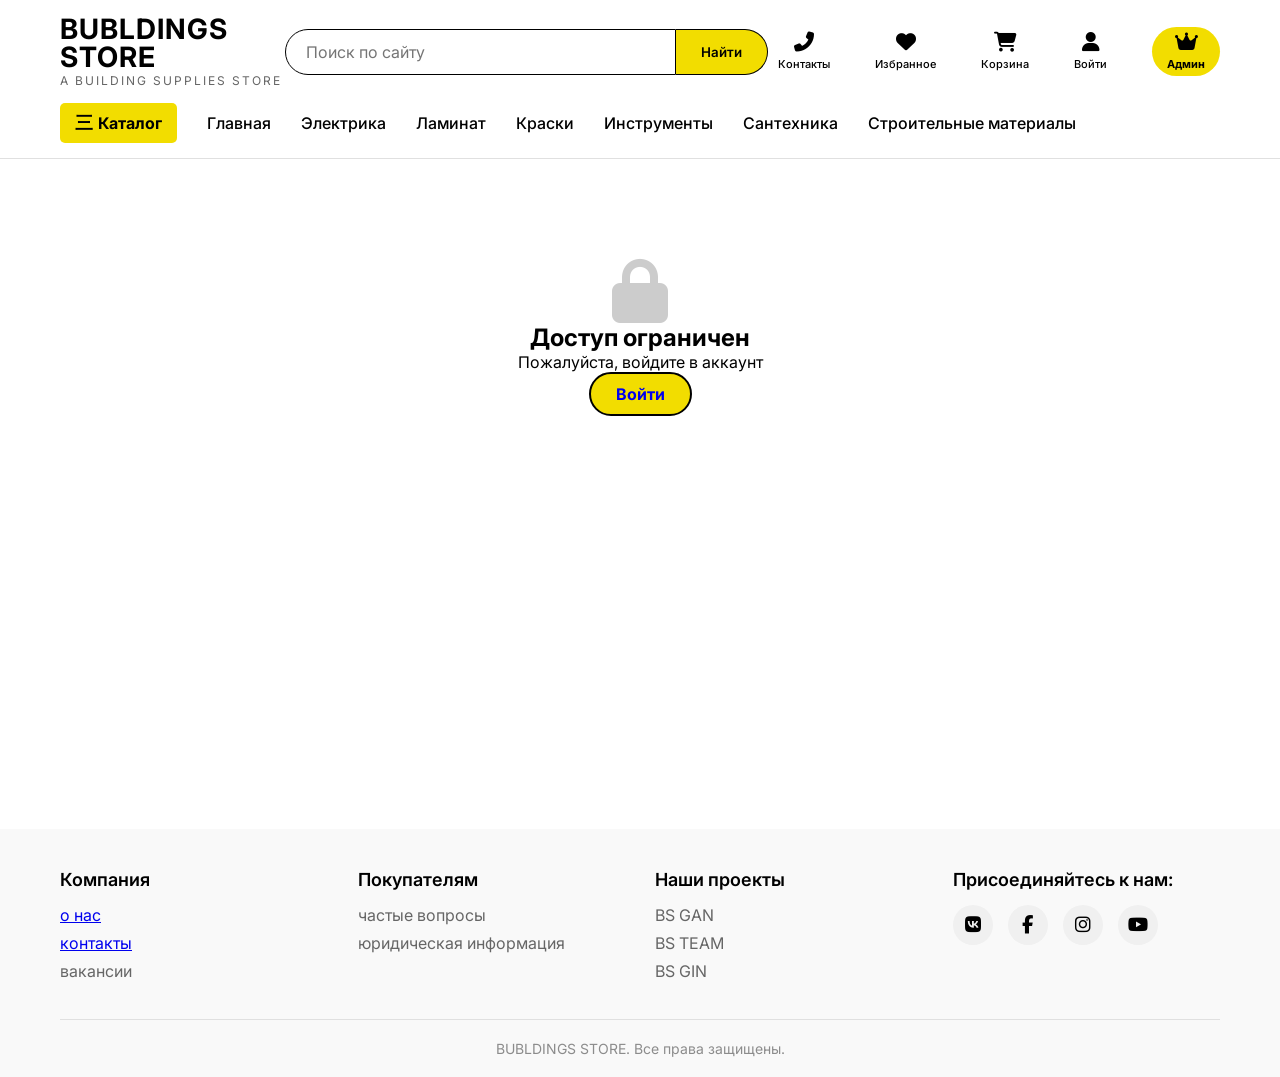
<file: profile.html>
<!DOCTYPE html>
<html lang="ru">

<head>
    <meta charset="UTF-8">
    <meta name="viewport" content="width=device-width, initial-scale=1.0">
    <title>Личный кабинет - BUBLDINGS STORE</title>
    <link href="https://fonts.googleapis.com/css?family=Inter&display=swap" rel="stylesheet">
    <link rel="stylesheet" href="https://cdnjs.cloudflare.com/ajax/libs/font-awesome/6.4.0/css/all.min.css">
    <link rel="stylesheet" href="styles.css">
    <style>
        .profile-page {
            padding: 40px 0;
            min-height: 70vh;
        }

        .profile-container {
            display: grid;
            grid-template-columns: 280px 1fr;
            gap: 40px;
        }

        /* Sidebar */
        .profile-sidebar {
            background: #fff;
            border-radius: 15px;
            padding: 25px;
            border: 2px solid #f0f0f0;
            position: sticky;
            top: 20px;
            height: fit-content;
        }

        .profile-avatar {
            text-align: center;
            margin-bottom: 25px;
        }

        .avatar-icon {
            width: 100px;
            height: 100px;
            background: #F2DD00;
            border-radius: 50%;
            display: flex;
            align-items: center;
            justify-content: center;
            margin: 0 auto 15px;
        }

        .avatar-icon i {
            font-size: 50px;
            color: #000;
        }

        .profile-name {
            font-size: 20px;
            font-weight: bold;
            margin-bottom: 5px;
        }

        .profile-email {
            color: #666;
            font-size: 14px;
        }

        .profile-menu {
            list-style: none;
            margin-top: 25px;
        }

        .profile-menu li {
            margin-bottom: 10px;
        }

        .profile-menu a {
            display: flex;
            align-items: center;
            gap: 12px;
            padding: 12px 15px;
            text-decoration: none;
            color: #333;
            border-radius: 10px;
            transition: all 0.3s;
        }

        .profile-menu a:hover,
        .profile-menu a.active {
            background: #F2DD00;
            color: #000;
        }

        .profile-menu a i {
            width: 20px;
        }

        .logout-btn {
            margin-top: 20px;
            padding-top: 20px;
            border-top: 1px solid #e0e0e0;
        }

        .logout-btn a {
            color: #ff4444 !important;
        }

        .logout-btn a:hover {
            background: #ff4444 !important;
            color: white !important;
        }

        /* Content */
        .profile-content {
            background: #fff;
            border-radius: 15px;
            padding: 30px;
            border: 2px solid #f0f0f0;
        }

        .profile-tab {
            display: none;
        }

        .profile-tab.active {
            display: block;
        }

        .tab-title {
            font-size: 24px;
            font-weight: bold;
            margin-bottom: 25px;
            padding-bottom: 15px;
            border-bottom: 2px solid #F2DD00;
        }

        .info-grid {
            display: grid;
            grid-template-columns: repeat(2, 1fr);
            gap: 20px;
            margin-bottom: 30px;
        }

        .info-item {
            padding: 15px;
            background: #f8f8f8;
            border-radius: 10px;
        }

        .info-label {
            font-size: 12px;
            color: #666;
            margin-bottom: 5px;
        }

        .info-value {
            font-size: 16px;
            font-weight: 600;
            color: #000;
        }

        .edit-btn {
            background: #F2DD00;
            border: 2px solid #000;
            border-radius: 50px;
            padding: 10px 25px;
            font-weight: bold;
            cursor: pointer;
            transition: all 0.3s;
        }

        .edit-btn:hover {
            background: #e6ce00;
            transform: translateY(-2px);
        }

        /* Card Form */
        .card-form {
            max-width: 500px;
        }

        .form-group {
            margin-bottom: 20px;
        }

        .form-group label {
            display: block;
            margin-bottom: 8px;
            font-weight: 600;
            color: #333;
        }

        .form-group input,
        .form-group select {
            width: 100%;
            padding: 12px 15px;
            border: 2px solid #e0e0e0;
            border-radius: 10px;
            font-size: 16px;
            transition: all 0.3s;
        }

        .form-group input:focus,
        .form-group select:focus {
            outline: none;
            border-color: #F2DD00;
        }

        .form-row {
            display: grid;
            grid-template-columns: 1fr 1fr;
            gap: 15px;
        }

        .save-card-btn {
            background: #F2DD00;
            border: 2px solid #000;
            border-radius: 50px;
            padding: 12px 30px;
            font-weight: bold;
            cursor: pointer;
            transition: all 0.3s;
        }

        .save-card-btn:hover {
            background: #e6ce00;
            transform: translateY(-2px);
        }

        .card-info {
            background: #f8f8f8;
            padding: 20px;
            border-radius: 10px;
            margin-bottom: 20px;
        }

        .card-info h4 {
            margin-bottom: 15px;
            color: #000;
        }

        .card-details {
            font-family: monospace;
            font-size: 16px;
        }

        .delete-card-btn {
            background: none;
            border: 2px solid #ff4444;
            color: #ff4444;
            border-radius: 50px;
            padding: 8px 20px;
            cursor: pointer;
            transition: all 0.3s;
            margin-top: 10px;
        }

        .delete-card-btn:hover {
            background: #ff4444;
            color: white;
        }

        /* Orders */
        .orders-list {
            display: flex;
            flex-direction: column;
            gap: 20px;
        }

        .order-card {
            border: 2px solid #e0e0e0;
            border-radius: 10px;
            padding: 20px;
        }

        .order-header {
            display: flex;
            justify-content: space-between;
            align-items: center;
            margin-bottom: 15px;
            padding-bottom: 10px;
            border-bottom: 1px solid #e0e0e0;
        }

        .order-number {
            font-weight: bold;
            font-size: 16px;
        }

        .order-status {
            padding: 4px 12px;
            border-radius: 20px;
            font-size: 12px;
            font-weight: bold;
        }

        .status-new {
            background: #F2DD00;
            color: #000;
        }

        .order-items {
            font-size: 14px;
            color: #666;
        }

        .order-total {
            margin-top: 10px;
            font-weight: bold;
            font-size: 18px;
            color: #EDD653;
        }

        .empty-orders {
            text-align: center;
            padding: 40px;
            color: #666;
        }

        @media (max-width: 992px) {
            .profile-container {
                grid-template-columns: 1fr;
            }

            .profile-sidebar {
                position: static;
            }

            .info-grid {
                grid-template-columns: 1fr;
            }

            .form-row {
                grid-template-columns: 1fr;
            }
        }
    </style>
</head>

<body>
    <header>
        <div class="container">
            <div class="header-top">
                <div class="logo">
                    <div class="logo-main">BUBLDINGS STORE</div>
                    <div class="logo-sub">A BUILDING SUPPLIES STORE</div>
                </div>
                <div class="search-container">
                    <input type="text" class="search-input" placeholder="Поиск по сайту">
                    <button class="search-button">Найти</button>
                </div>
                <div class="header-actions">
                    <div class="action-item">
                        <a href="contacts.html"
                            style="text-decoration: none; color: inherit; display: flex; flex-direction: column; align-items: center;">
                            <i class="fas fa-phone-alt"></i>
                            <span class="action-text">Контакты</span>
                        </a>
                    </div>
                    <div class="action-item">
                        <a href="wishlist.html"
                            style="text-decoration: none; color: inherit; display: flex; flex-direction: column; align-items: center;">
                            <i class="fas fa-heart"></i>
                            <span class="action-text">Избранное</span>
                        </a>
                    </div>
                    <div class="action-item">
                        <a href="cart.html"
                            style="text-decoration: none; color: inherit; display: flex; flex-direction: column; align-items: center;">
                            <i class="fas fa-shopping-cart"></i>
                            <span class="action-text">Корзина</span>
                        </a>
                    </div>
                    <div class="action-item">
                        <a href="profile.html"
                            style="text-decoration: none; color: inherit; display: flex; flex-direction: column; align-items: center;">
                            <i class="fas fa-user"></i>
                            <span class="action-text" id="user-status-text">Профиль</span>
                        </a>
                    </div>
                    <div class="action-item admin-button">
                        <a href="admin-login.html"
                            style="text-decoration: none; color: inherit; display: flex; flex-direction: column; align-items: center;">
                            <i class="fas fa-crown"></i>
                            <span class="action-text">Админ</span>
                        </a>
                    </div>
                </div>
            </div>
            <nav>
                <ul class="nav-menu">
                    <li><a href="catalog.html" class="catalog-link"><span class="catalog-icon">三</span>Каталог</a></li>
                    <li><a href="index.html">Главная</a></li>
                    <li><a href="#">Электрика</a></li>
                    <li><a href="#">Ламинат</a></li>
                    <li><a href="#">Краски</a></li>
                    <li><a href="#">Инструменты</a></li>
                    <li><a href="#">Сантехника</a></li>
                    <li><a href="#">Строительные материалы</a></li>
                </ul>
            </nav>
        </div>
    </header>

    <main class="container profile-page">
        <div id="profile-container">
            <!-- Контент загружается динамически -->
            <div style="text-align:center; padding:50px;">📦 Загрузка профиля...</div>
        </div>
    </main>

    <footer>
        <div class="container">
            <div class="footer-content">
                <div class="footer-column">
                    <h3>Компания</h3>
                    <ul>
                        <li><a href="contacts.html">о нас</a></li>
                        <li><a href="contacts.html">контакты</a></li>
                        <li>вакансии</li>
                    </ul>
                </div>
                <div class="footer-column">
                    <h3>Покупателям</h3>
                    <ul>
                        <li>частые вопросы</li>
                        <li>юридическая информация</li>
                    </ul>
                </div>
                <div class="footer-column">
                    <h3>Наши проекты</h3>
                    <ul>
                        <li>BS GAN</li>
                        <li>BS TEAM</li>
                        <li>BS GIN</li>
                    </ul>
                </div>
                <div class="footer-column">
                    <h3>Присоединяйтесь к нам:</h3>
                    <div class="social-links">
                        <div class="social-icon"><i class="fab fa-vk"></i></div>
                        <div class="social-icon"><i class="fab fa-facebook-f"></i></div>
                        <div class="social-icon"><i class="fab fa-instagram"></i></div>
                        <div class="social-icon"><i class="fab fa-youtube"></i></div>
                    </div>
                </div>
            </div>
            <div class="copyright">
                <p>BUBLDINGS STORE. Все права защищены.</p>
            </div>
        </div>
    </footer>

    <script>
        // Функции для работы с пользователями
        function getUsers() {
            const users = localStorage.getItem('users');
            return users ? JSON.parse(users) : [];
        }

        function saveUsers(users) {
            localStorage.setItem('users', JSON.stringify(users));
        }

        function getCurrentUser() {
            const user = localStorage.getItem('currentUser');
            return user ? JSON.parse(user) : null;
        }

        function updateUserStatusInHeader() {
            const currentUser = getCurrentUser();
            const userStatusText = document.getElementById('user-status-text');
            if (userStatusText) {
                if (currentUser) {
                    userStatusText.textContent = currentUser.name || 'Профиль';
                } else {
                    userStatusText.textContent = 'Войти';
                }
            }
        }

        function logout() {
            localStorage.removeItem('currentUser');
            window.location.href = 'index.html';
        }

        // Сохранение данных карты для пользователя
        function saveCardData(cardData) {
            const users = getUsers();
            const currentUser = getCurrentUser();

            if (!currentUser) return false;

            const userIndex = users.findIndex(u => u.id === currentUser.id);
            if (userIndex !== -1) {
                users[userIndex].cardData = cardData;
                saveUsers(users);

                // Обновляем текущую сессию
                currentUser.cardData = cardData;
                localStorage.setItem('currentUser', JSON.stringify(currentUser));
                return true;
            }
            return false;
        }

        function getCardData() {
            const currentUser = getCurrentUser();
            if (!currentUser) return null;

            const users = getUsers();
            const user = users.find(u => u.id === currentUser.id);
            return user?.cardData || null;
        }

        function deleteCardData() {
            const users = getUsers();
            const currentUser = getCurrentUser();

            if (!currentUser) return false;

            const userIndex = users.findIndex(u => u.id === currentUser.id);
            if (userIndex !== -1) {
                users[userIndex].cardData = null;
                saveUsers(users);

                if (currentUser.cardData) {
                    delete currentUser.cardData;
                    localStorage.setItem('currentUser', JSON.stringify(currentUser));
                }
                return true;
            }
            return false;
        }

        // Маска для номера карты
        function formatCardNumber(value) {
            return value.replace(/\D/g, '').replace(/(\d{4})/g, '$1 ').trim();
        }

        // Маска для срока действия
        function formatExpiry(value) {
            return value.replace(/\D/g, '').replace(/(\d{2})(\d{1,2})/, '$1/$2').slice(0, 5);
        }

        // Рендер профиля
        function renderProfile() {
            const currentUser = getCurrentUser();
            const container = document.getElementById('profile-container');

            if (!currentUser) {
                container.innerHTML = `
                    <div style="text-align:center; padding:60px;">
                        <i class="fas fa-lock" style="font-size:64px;color:#ccc;"></i>
                        <h2>Доступ ограничен</h2>
                        <p>Пожалуйста, войдите в аккаунт</p>
                        <a href="auth.html" class="edit-btn" style="display:inline-block; text-decoration:none;">Войти</a>
                    </div>
                `;
                return;
            }

            const cardData = getCardData();
            const hasCard = cardData !== null;

            container.innerHTML = `
                <div class="profile-container">
                    <div class="profile-sidebar">
                        <div class="profile-avatar">
                            <div class="avatar-icon">
                                <i class="fas fa-user"></i>
                            </div>
                            <div class="profile-name">${escapeHtml(currentUser.name)}</div>
                            <div class="profile-email">${escapeHtml(currentUser.email)}</div>
                        </div>
                        <ul class="profile-menu">
                            <li><a href="#" data-tab="info" class="active"><i class="fas fa-user-circle"></i> Личные данные</a></li>
                            <li><a href="#" data-tab="card"><i class="fas fa-credit-card"></i> Платежные данные</a></li>
                            <li><a href="#" data-tab="orders"><i class="fas fa-shopping-bag"></i> Мои заказы</a></li>
                        </ul>
                        <div class="logout-btn">
                            <a href="#" onclick="logout()"><i class="fas fa-sign-out-alt"></i> Выйти</a>
                        </div>
                    </div>
                    
                    <div class="profile-content">
                        <!-- Личные данные -->
                        <div id="tab-info" class="profile-tab active">
                            <h2 class="tab-title"><i class="fas fa-user-circle"></i> Личные данные</h2>
                            <div class="info-grid">
                                <div class="info-item">
                                    <div class="info-label">Имя</div>
                                    <div class="info-value">${escapeHtml(currentUser.name)}</div>
                                </div>
                                <div class="info-item">
                                    <div class="info-label">Email</div>
                                    <div class="info-value">${escapeHtml(currentUser.email)}</div>
                                </div>
                                <div class="info-item">
                                    <div class="info-label">Телефон</div>
                                    <div class="info-value">${escapeHtml(currentUser.phone || 'Не указан')}</div>
                                </div>
                                <div class="info-item">
                                    <div class="info-label">Дата регистрации</div>
                                    <div class="info-value">${new Date(currentUser.createdAt).toLocaleDateString('ru-RU')}</div>
                                </div>
                            </div>
                            <button class="edit-btn" onclick="editProfile()"><i class="fas fa-edit"></i> Редактировать профиль</button>
                        </div>
                        
                        <!-- Платежные данные -->
                        <div id="tab-card" class="profile-tab">
                            <h2 class="tab-title"><i class="fas fa-credit-card"></i> Платежные данные</h2>
                            ${hasCard ? `
                                <div class="card-info">
                                    <h4>Привязанная карта</h4>
                                    <div class="card-details">
                                        <p><strong>${cardData.cardNumberMask || '**** **** **** ' + cardData.cardNumber.slice(-4)}</strong></p>
                                        <p>Срок действия: ${cardData.expiry}</p>
                                        <p>Владелец: ${escapeHtml(cardData.cardholderName)}</p>
                                    </div>
                                    <button class="delete-card-btn" onclick="removeCard()"><i class="fas fa-trash"></i> Удалить карту</button>
                                </div>
                            ` : `
                                <form id="card-form" class="card-form">
                                    <div class="form-group">
                                        <label>Номер карты</label>
                                        <input type="text" id="card-number" maxlength="19" placeholder="1234 5678 9012 3456" required>
                                    </div>
                                    <div class="form-group">
                                        <label>Имя владельца</label>
                                        <input type="text" id="cardholder-name" placeholder="IVAN IVANOV" required>
                                    </div>
                                    <div class="form-row">
                                        <div class="form-group">
                                            <label>Срок действия (MM/YY)</label>
                                            <input type="text" id="card-expiry" maxlength="5" placeholder="12/25" required>
                                        </div>
                                        <div class="form-group">
                                            <label>CVV/CVC</label>
                                            <input type="password" id="card-cvv" maxlength="3" placeholder="123" required>
                                        </div>
                                    </div>
                                    <button type="submit" class="save-card-btn"><i class="fas fa-save"></i> Сохранить карту</button>
                                </form>
                            `}
                        </div>
                        
                        <!-- Мои заказы -->
                        <div id="tab-orders" class="profile-tab">
                            <h2 class="tab-title"><i class="fas fa-shopping-bag"></i> Мои заказы</h2>
                            <div id="orders-list"></div>
                        </div>
                    </div>
                </div>
            `;

            // Настройка вкладок
            document.querySelectorAll('.profile-menu a').forEach(link => {
                link.addEventListener('click', (e) => {
                    e.preventDefault();
                    const tabId = link.getAttribute('data-tab');

                    document.querySelectorAll('.profile-menu a').forEach(l => l.classList.remove('active'));
                    link.classList.add('active');

                    document.querySelectorAll('.profile-tab').forEach(tab => tab.classList.remove('active'));
                    document.getElementById(`tab-${tabId}`).classList.add('active');
                });
            });

            // Настройка формы карты
            if (!hasCard) {
                const cardNumberInput = document.getElementById('card-number');
                const cardExpiryInput = document.getElementById('card-expiry');

                if (cardNumberInput) {
                    cardNumberInput.addEventListener('input', (e) => {
                        e.target.value = formatCardNumber(e.target.value);
                    });
                }

                if (cardExpiryInput) {
                    cardExpiryInput.addEventListener('input', (e) => {
                        e.target.value = formatExpiry(e.target.value);
                    });
                }

                const cardForm = document.getElementById('card-form');
                if (cardForm) {
                    cardForm.addEventListener('submit', saveCard);
                }
            }

            // Загрузка заказов
            renderOrders();
        }

        function renderOrders() {
            const currentUser = getCurrentUser();
            const ordersList = document.getElementById('orders-list');

            if (!ordersList) return;

            const users = getUsers();
            const user = users.find(u => u.id === currentUser?.id);
            const orders = user?.orders || [];

            if (orders.length === 0) {
                ordersList.innerHTML = '<div class="empty-orders"><i class="fas fa-box-open"></i><p>У вас пока нет заказов</p><a href="index.html" class="edit-btn" style="display:inline-block; text-decoration:none; margin-top:15px;">Перейти к покупкам</a></div>';
                return;
            }

            ordersList.innerHTML = '<div class="orders-list"></div>';
            const container = ordersList.querySelector('.orders-list');

            orders.forEach(order => {
                const orderDiv = document.createElement('div');
                orderDiv.className = 'order-card';
                orderDiv.innerHTML = `
                    <div class="order-header">
                        <span class="order-number">${escapeHtml(order.orderNumber)}</span>
                        <span class="order-status status-new">${escapeHtml(order.status)}</span>
                    </div>
                    <div class="order-items">${order.items?.length || 0} товаров</div>
                    <div class="order-total">${(order.total || 0).toLocaleString()} руб</div>
                    <div style="font-size:12px; color:#999; margin-top:10px;">${order.date || ''}</div>
                `;
                container.appendChild(orderDiv);
            });
        }

        function saveCard(event) {
            event.preventDefault();

            const cardNumber = document.getElementById('card-number').value.replace(/\s/g, '');
            const cardholderName = document.getElementById('cardholder-name').value.trim().toUpperCase();
            const expiry = document.getElementById('card-expiry').value;
            const cvv = document.getElementById('card-cvv').value;

            if (cardNumber.length < 16) {
                alert('Введите корректный номер карты (16 цифр)');
                return;
            }

            if (!cardholderName) {
                alert('Введите имя владельца карты');
                return;
            }

            if (!expiry.match(/^\d{2}\/\d{2}$/)) {
                alert('Введите корректный срок действия (MM/YY)');
                return;
            }

            if (cvv.length < 3) {
                alert('Введите корректный CVV код');
                return;
            }

            const cardData = {
                cardNumber: cardNumber,
                cardNumberMask: '**** **** **** ' + cardNumber.slice(-4),
                cardholderName: cardholderName,
                expiry: expiry,
                cvv: cvv
            };

            if (saveCardData(cardData)) {
                alert('Карта успешно сохранена!');
                renderProfile();
            } else {
                alert('Ошибка при сохранении карты');
            }
        }

        function removeCard() {
            if (confirm('Вы уверены, что хотите удалить привязанную карту?')) {
                if (deleteCardData()) {
                    alert('Карта удалена');
                    renderProfile();
                } else {
                    alert('Ошибка при удалении карты');
                }
            }
        }

        function editProfile() {
            const currentUser = getCurrentUser();
            if (!currentUser) return;

            const newName = prompt('Введите новое имя:', currentUser.name);
            if (newName && newName.trim()) {
                const users = getUsers();
                const userIndex = users.findIndex(u => u.id === currentUser.id);
                if (userIndex !== -1) {
                    users[userIndex].name = newName.trim();
                    saveUsers(users);

                    currentUser.name = newName.trim();
                    localStorage.setItem('currentUser', JSON.stringify(currentUser));
                    updateUserStatusInHeader();
                    renderProfile();
                    alert('Имя успешно обновлено!');
                }
            }
        }

        function escapeHtml(text) {
            if (!text) return '';
            const div = document.createElement('div');
            div.textContent = text;
            return div.innerHTML;
        }

        // Проверка авторизации при загрузке
        document.addEventListener('DOMContentLoaded', () => {
            renderProfile();
            updateUserStatusInHeader();
        });

        window.logout = logout;
        window.editProfile = editProfile;
        window.removeCard = removeCard;
    </script>
</body>

</html>
</file>
<file: styles.css>
* {
    margin: 0;
    padding: 0;
    box-sizing: border-box;
    font-family: 'Inter', sans-serif;
}

body {
    background-color: #fff;
    color: #000;
}

.container {
    max-width: 1200px;
    margin: 0 auto;
    padding: 0 20px;
}

/* Header Styles */
header {
    background-color: #fff;
    padding: 15px 0;
    border-bottom: 1px solid #e0e0e0;
}

.header-top {
    display: flex;
    justify-content: space-between;
    align-items: center;
    margin-bottom: 15px;
}

.logo {
    display: flex;
    flex-direction: column;
}

.logo-main {
    font-size: 28px;
    font-weight: bold;
    color: #000;
    line-height: 1;
    font-family: 'Playfair Display', 'Inter', serif;
    letter-spacing: 1px;
}

.logo-sub {
    font-size: 12px;
    color: #666;
    font-weight: normal;
    margin-top: 2px;
    font-family: 'Montserrat', 'Inter', sans-serif;
    letter-spacing: 2px;
}

.search-container {
    display: flex;
    width: 50%;
}

.search-input {
    flex-grow: 1;
    padding: 12px 20px;
    border: 1px solid #000;
    border-radius: 50px 0 0 50px;
    font-size: 16px;
    outline: none;
    font-family: 'Inter', sans-serif;
}

.search-button {
    background-color: #F2DD00;
    border: 1px solid #000;
    border-left: none;
    border-radius: 0 50px 50px 0;
    padding: 12px 25px;
    cursor: pointer;
    font-weight: bold;
    transition: background-color 0.3s;
    font-family: 'Inter', sans-serif;
    font-weight: 600;
}

.search-button:hover {
    background-color: #e6ce00;
}

.header-actions {
    display: flex;
    gap: 25px;
}

.action-item {
    display: flex;
    flex-direction: column;
    align-items: center;
    font-size: 12px;
    cursor: pointer;
    transition: all 0.3s;
    padding: 5px 10px;
    border-radius: 5px;
    position: relative;
}

.action-item:hover {
    color: #F2DD00;
    transform: translateY(-2px);
}

.action-item i {
    font-size: 20px;
    margin-bottom: 5px;
}

.action-text {
    font-size: 11px;
    font-weight: 500;
    font-family: 'Montserrat', 'Inter', sans-serif;
}

/* Cart Counter Styles */
.cart-counter {
    position: absolute;
    top: -5px;
    right: -5px;
    background: #ff4444;
    color: white;
    border-radius: 50%;
    width: 18px;
    height: 18px;
    font-size: 12px;
    display: none;
    align-items: center;
    justify-content: center;
    font-weight: bold;
    font-family: 'Inter', sans-serif;
}

.wishlist-counter {
    position: absolute;
    top: -5px;
    right: -5px;
    background: #ff4444;
    color: white;
    border-radius: 50%;
    width: 18px;
    height: 18px;
    font-size: 12px;
    display: none;
    align-items: center;
    justify-content: center;
    font-weight: bold;
    font-family: 'Inter', sans-serif;
}

.nav-menu {
    display: flex;
    justify-content: flex-start;
    align-items: center;
    list-style: none;
    gap: 30px;
}

.nav-menu li a {
    text-decoration: none;
    color: #000;
    font-weight: 500;
    transition: color 0.3s;
    display: flex;
    align-items: center;
    gap: 5px;
    font-family: 'Montserrat', 'Inter', sans-serif;
    font-weight: 500;
}

.nav-menu li a:hover {
    color: #F2DD00;
}

.catalog-link {
    background-color: #F2DD00;
    padding: 8px 15px;
    border-radius: 5px;
    font-weight: bold !important;
    transition: all 0.3s;
}

.catalog-link:hover {
    background-color: #e6ce00;
    transform: translateY(-2px);
    color: #000 !important;
}

.catalog-icon {
    font-size: 18px;
    font-weight: bold;
}

/* Products Section */
.products-section {
    padding: 30px 0;
}

.products-grid {
    display: grid;
    grid-template-columns: repeat(4, 1fr);
    gap: 25px;
}

/* Стили для карточек товаров с красивыми шрифтами */
.product-card {
    border: 2px solid #000;
    border-radius: 16px;
    padding: 20px;
    position: relative;
    box-shadow: 0 8px 20px rgba(0, 0, 0, 0.08);
    transition: all 0.3s ease;
    background: #fff;
}

.product-card:hover {
    transform: translateY(-8px);
    box-shadow: 0 15px 35px rgba(0, 0, 0, 0.15);
    border-color: #F2DD00;
}

/* Универсальные стили для изображений товаров */
.product-image {
    width: 100%;
    height: 200px;
    background-color: #f8f8f8;
    border-radius: 12px;
    display: flex;
    align-items: center;
    justify-content: center;
    overflow: hidden;
    margin-bottom: 15px;
    position: relative;
}

.product-image img {
    width: 100%;
    height: 100%;
    object-fit: contain;
    object-position: center;
    transition: transform 0.4s ease;
    background-color: #f8f8f8;
}

.product-card:hover .product-image img {
    transform: scale(1.08);
}

/* Название товара - жирный, современный шрифт */
.product-title {
    font-size: 16px;
    margin-bottom: 12px;
    min-height: 55px;
    line-height: 1.4;
    font-family: 'Montserrat', 'Inter', sans-serif;
    font-weight: 700;
    color: #1a1a1a;
    letter-spacing: -0.3px;
}

/* Рейтинг */
.product-rating {
    display: flex;
    align-items: center;
    margin-bottom: 12px;
    font-size: 13px;
    font-family: 'Inter', sans-serif;
    color: #666;
}

.stars {
    color: #FFB800;
    margin-right: 8px;
    letter-spacing: 2px;
    font-size: 14px;
}

/* Цена товара */
.product-price {
    font-size: 22px;
    font-weight: 800;
    color: #EDD653;
    margin-bottom: 18px;
    font-family: 'Montserrat', 'Inter', sans-serif;
    letter-spacing: -0.5px;
}

/* Кнопка "В корзину" */
.add-to-cart {
    background-color: #F2DD00;
    border: 2px solid #000;
    border-radius: 50px;
    padding: 10px 15px;
    font-weight: 700;
    cursor: pointer;
    width: 100%;
    transition: all 0.3s;
    display: flex;
    align-items: center;
    justify-content: center;
    gap: 8px;
    font-family: 'Montserrat', 'Inter', sans-serif;
    font-size: 14px;
    text-transform: uppercase;
    letter-spacing: 0.5px;
}

.add-to-cart:hover {
    background-color: #e6ce00;
    transform: translateY(-2px);
    box-shadow: 0 4px 12px rgba(242, 221, 0, 0.3);
}

.add-to-cart i {
    font-size: 14px;
}

/* Для изображений-заглушек */
.product-image img.error {
    object-fit: contain;
    padding: 20px;
}

.product-image img[src*="default-product"] {
    object-fit: contain;
    padding: 30px;
}

/* Product Description Styles */
.product-description {
    background: #fff;
    padding: 30px;
    border-radius: 15px;
    box-shadow: 0 4px 20px rgba(0, 0, 0, 0.08);
    border: 2px solid #f0f0f0;
}

.description-header {
    margin-bottom: 25px;
}

.description-header h3 {
    font-size: 24px;
    font-weight: bold;
    color: #000;
    margin-bottom: 10px;
    display: flex;
    align-items: center;
    gap: 10px;
    font-family: 'Montserrat', 'Inter', sans-serif;
}

.description-header h3:before {
    content: "";
    width: 4px;
    height: 24px;
    background: #F2DD00;
    border-radius: 2px;
}

.description-divider {
    height: 3px;
    background: linear-gradient(90deg, #F2DD00, transparent);
    border-radius: 2px;
}

.description-main {
    font-size: 16px;
    line-height: 1.6;
    color: #333;
    margin-bottom: 30px;
    padding: 20px;
    background: #fafafa;
    border-radius: 10px;
    border-left: 4px solid #F2DD00;
    font-family: 'Inter', sans-serif;
}

.advantages-section {
    margin-top: 30px;
}

.advantages-title {
    font-size: 20px;
    font-weight: bold;
    color: #000;
    margin-bottom: 20px;
    display: flex;
    align-items: center;
    gap: 10px;
    font-family: 'Montserrat', 'Inter', sans-serif;
}

.advantages-title i {
    color: #F2DD00;
    font-size: 18px;
}

.advantages-grid {
    display: grid;
    grid-template-columns: repeat(auto-fit, minmax(280px, 1fr));
    gap: 20px;
}

.advantage-item {
    display: flex;
    align-items: center;
    gap: 15px;
    padding: 20px;
    background: linear-gradient(135deg, #f8f9fa, #ffffff);
    border-radius: 12px;
    border: 2px solid #f0f0f0;
    transition: all 0.3s ease;
    position: relative;
    overflow: hidden;
}

.advantage-item:before {
    content: "";
    position: absolute;
    top: 0;
    left: 0;
    width: 4px;
    height: 100%;
    background: #F2DD00;
    transform: scaleY(0);
    transition: transform 0.3s ease;
}

.advantage-item:hover {
    transform: translateY(-3px);
    box-shadow: 0 8px 25px rgba(242, 221, 0, 0.15);
    border-color: #F2DD00;
}

.advantage-item:hover:before {
    transform: scaleY(1);
}

.advantage-icon {
    width: 50px;
    height: 50px;
    background: #F2DD00;
    border-radius: 12px;
    display: flex;
    align-items: center;
    justify-content: center;
    flex-shrink: 0;
    transition: all 0.3s ease;
}

.advantage-item:hover .advantage-icon {
    background: #000;
    transform: rotate(5deg);
}

.advantage-icon i {
    color: #000;
    font-size: 20px;
    transition: all 0.3s ease;
}

.advantage-item:hover .advantage-icon i {
    color: #F2DD00;
    transform: scale(1.1);
}

.advantage-text {
    display: flex;
    flex-direction: column;
    gap: 5px;
}

.advantage-text strong {
    font-size: 16px;
    font-weight: bold;
    color: #000;
    font-family: 'Montserrat', 'Inter', sans-serif;
}

.advantage-text span {
    font-size: 14px;
    color: #666;
    font-weight: 500;
    font-family: 'Inter', sans-serif;
}

/* Brands Section with Logos */
.brands-section {
    padding: 40px 0;
    margin-top: 40px;
    border-top: 1px solid #e0e0e0;
}

.section-title {
    font-size: 28px;
    font-weight: bold;
    margin-bottom: 25px;
    background-color: #F2DD00;
    padding: 12px 20px;
    display: inline-block;
    border-radius: 50px;
    font-family: 'Montserrat', 'Inter', sans-serif;
    letter-spacing: -0.5px;
}

.brands-grid {
    display: grid;
    grid-template-columns: repeat(3, 1fr);
    gap: 20px;
}

.brand-item {
    background-color: #fff;
    border-radius: 12px;
    padding: 25px;
    display: flex;
    align-items: center;
    justify-content: center;
    height: 120px;
    box-shadow: 0 4px 12px rgba(0, 0, 0, 0.1);
    transition: all 0.3s ease;
    border: 2px solid #f0f0f0;
}

.brand-item:hover {
    transform: translateY(-5px);
    box-shadow: 0 8px 20px rgba(0, 0, 0, 0.15);
    border-color: #F2DD00;
}

.brand-logo {
    max-width: 100%;
    max-height: 60px;
    height: auto;
    object-fit: contain;
    filter: grayscale(100%);
    transition: filter 0.3s ease;
}

.brand-item:hover .brand-logo {
    filter: grayscale(0%);
}

/* Footer */
footer {
    background-color: #f9f9f9;
    padding: 40px 0 20px;
    margin-top: 40px;
}

.footer-content {
    display: grid;
    grid-template-columns: repeat(4, 1fr);
    gap: 30px;
    margin-bottom: 30px;
}

.footer-column h3 {
    font-size: 18px;
    margin-bottom: 15px;
    color: #000;
    font-family: 'Montserrat', 'Inter', sans-serif;
    font-weight: 600;
}

.footer-column ul {
    list-style: none;
}

.footer-column ul li {
    margin-bottom: 8px;
    color: #666;
    cursor: pointer;
    transition: color 0.3s;
    font-family: 'Inter', sans-serif;
}

.footer-column ul li:hover {
    color: #000;
}

.social-links {
    display: flex;
    gap: 15px;
    margin-top: 15px;
}

.social-icon {
    width: 40px;
    height: 40px;
    background-color: #f0f0f0;
    border-radius: 50%;
    display: flex;
    align-items: center;
    justify-content: center;
    transition: all 0.3s;
    cursor: pointer;
    font-weight: bold;
}

.social-icon:hover {
    background-color: #F2DD00;
    transform: translateY(-2px);
}

.social-icon i {
    font-size: 18px;
}

.copyright {
    text-align: center;
    color: #8c8c8c;
    padding-top: 20px;
    border-top: 1px solid #e0e0e0;
    font-family: 'Inter', sans-serif;
    font-size: 14px;
}

/* Responsive Design */
@media (max-width: 992px) {
    .products-grid {
        grid-template-columns: repeat(3, 1fr);
    }

    .brands-grid {
        grid-template-columns: repeat(3, 1fr);
        gap: 15px;
    }

    .brand-item {
        height: 100px;
        padding: 20px;
    }

    .brand-logo {
        max-height: 50px;
    }

    .footer-content {
        grid-template-columns: repeat(2, 1fr);
    }

    .nav-menu {
        gap: 20px;
    }

    .header-actions {
        gap: 15px;
    }
}

@media (max-width: 768px) {
    .header-top {
        flex-direction: column;
        gap: 15px;
    }

    .search-container {
        width: 100%;
    }

    .logo {
        text-align: center;
    }

    .products-grid {
        grid-template-columns: repeat(2, 1fr);
    }

    .product-image {
        height: 150px;
    }

    .brands-grid {
        grid-template-columns: repeat(2, 1fr);
        gap: 15px;
    }

    .brand-item {
        height: 90px;
        padding: 15px;
    }

    .brand-logo {
        max-height: 45px;
    }

    .footer-content {
        grid-template-columns: 1fr;
    }

    .nav-menu {
        flex-wrap: wrap;
        gap: 10px;
    }

    .nav-menu li {
        flex: 1 0 calc(50% - 10px);
        text-align: center;
    }

    .header-actions {
        width: 100%;
        justify-content: space-between;
    }

    .product-title {
        font-size: 14px;
        min-height: 45px;
    }

    .product-price {
        font-size: 18px;
    }

    .add-to-cart {
        font-size: 12px;
        padding: 8px 12px;
    }
}

@media (max-width: 480px) {
    .products-grid {
        grid-template-columns: 1fr;
    }

    .product-image {
        height: 180px;
    }

    .brands-grid {
        grid-template-columns: repeat(2, 1fr);
        gap: 10px;
    }

    .brand-item {
        height: 80px;
        padding: 12px;
    }

    .brand-logo {
        max-height: 40px;
    }

    .nav-menu li {
        flex: 1 0 100%;
    }

    .logo-main {
        font-size: 24px;
    }

    .logo-sub {
        font-size: 10px;
    }

    .header-actions {
        gap: 10px;
    }

    .action-item i {
        font-size: 18px;
    }

    .action-text {
        font-size: 10px;
    }
}

/* Contacts Page */
.contacts-section {
    padding: 40px 0;
}

.contacts-grid {
    display: grid;
    grid-template-columns: 1fr 1fr;
    gap: 40px;
    margin-bottom: 40px;
}

.contact-info h2,
.map-section h2,
.departments-section h2 {
    margin-bottom: 20px;
    color: #333;
    font-family: 'Montserrat', 'Inter', sans-serif;
}

.contact-item {
    display: flex;
    align-items: flex-start;
    margin-bottom: 25px;
}

.contact-item i {
    font-size: 20px;
    color: #F2DD00;
    margin-right: 15px;
    margin-top: 3px;
}

.contact-item strong {
    display: block;
    margin-bottom: 5px;
    color: #333;
    font-family: 'Montserrat', 'Inter', sans-serif;
}

.contact-item p {
    margin: 2px 0;
    color: #666;
    font-family: 'Inter', sans-serif;
}

/* Departments */
.departments-section {
    margin-top: 40px;
}

.departments-grid {
    display: grid;
    grid-template-columns: repeat(auto-fit, minmax(250px, 1fr));
    gap: 20px;
}

.department-card {
    background: #f9f9f9;
    padding: 25px;
    border-radius: 8px;
    border: 1px solid #e0e0e0;
}

.department-card h3 {
    margin-bottom: 15px;
    color: #333;
    font-family: 'Montserrat', 'Inter', sans-serif;
}

.department-card p {
    margin: 5px 0;
    color: #666;
    font-family: 'Inter', sans-serif;
}

/* Admin Button */
.admin-button {
    background-color: #F2DD00;
    border-radius: 50px;
    padding: 5px 15px;
    margin-left: 10px;
    transition: all 0.3s;
}

.admin-button:hover {
    background-color: #000;
    transform: translateY(-2px);
}

.admin-button:hover a {
    color: #F2DD00 !important;
}

.admin-button i {
    color: #000;
}

.admin-button:hover i {
    color: #F2DD00;
}

.admin-button .action-text {
    color: #000;
    font-weight: bold;
}

.admin-button:hover .action-text {
    color: #F2DD00;
}

/* Product Gallery */
.product-gallery img {
    max-width: 100%;
    height: auto;
    display: block;
}

/* Product Card Link */
.product-card-link {
    text-decoration: none;
    color: inherit;
    display: block;
}
</file>
